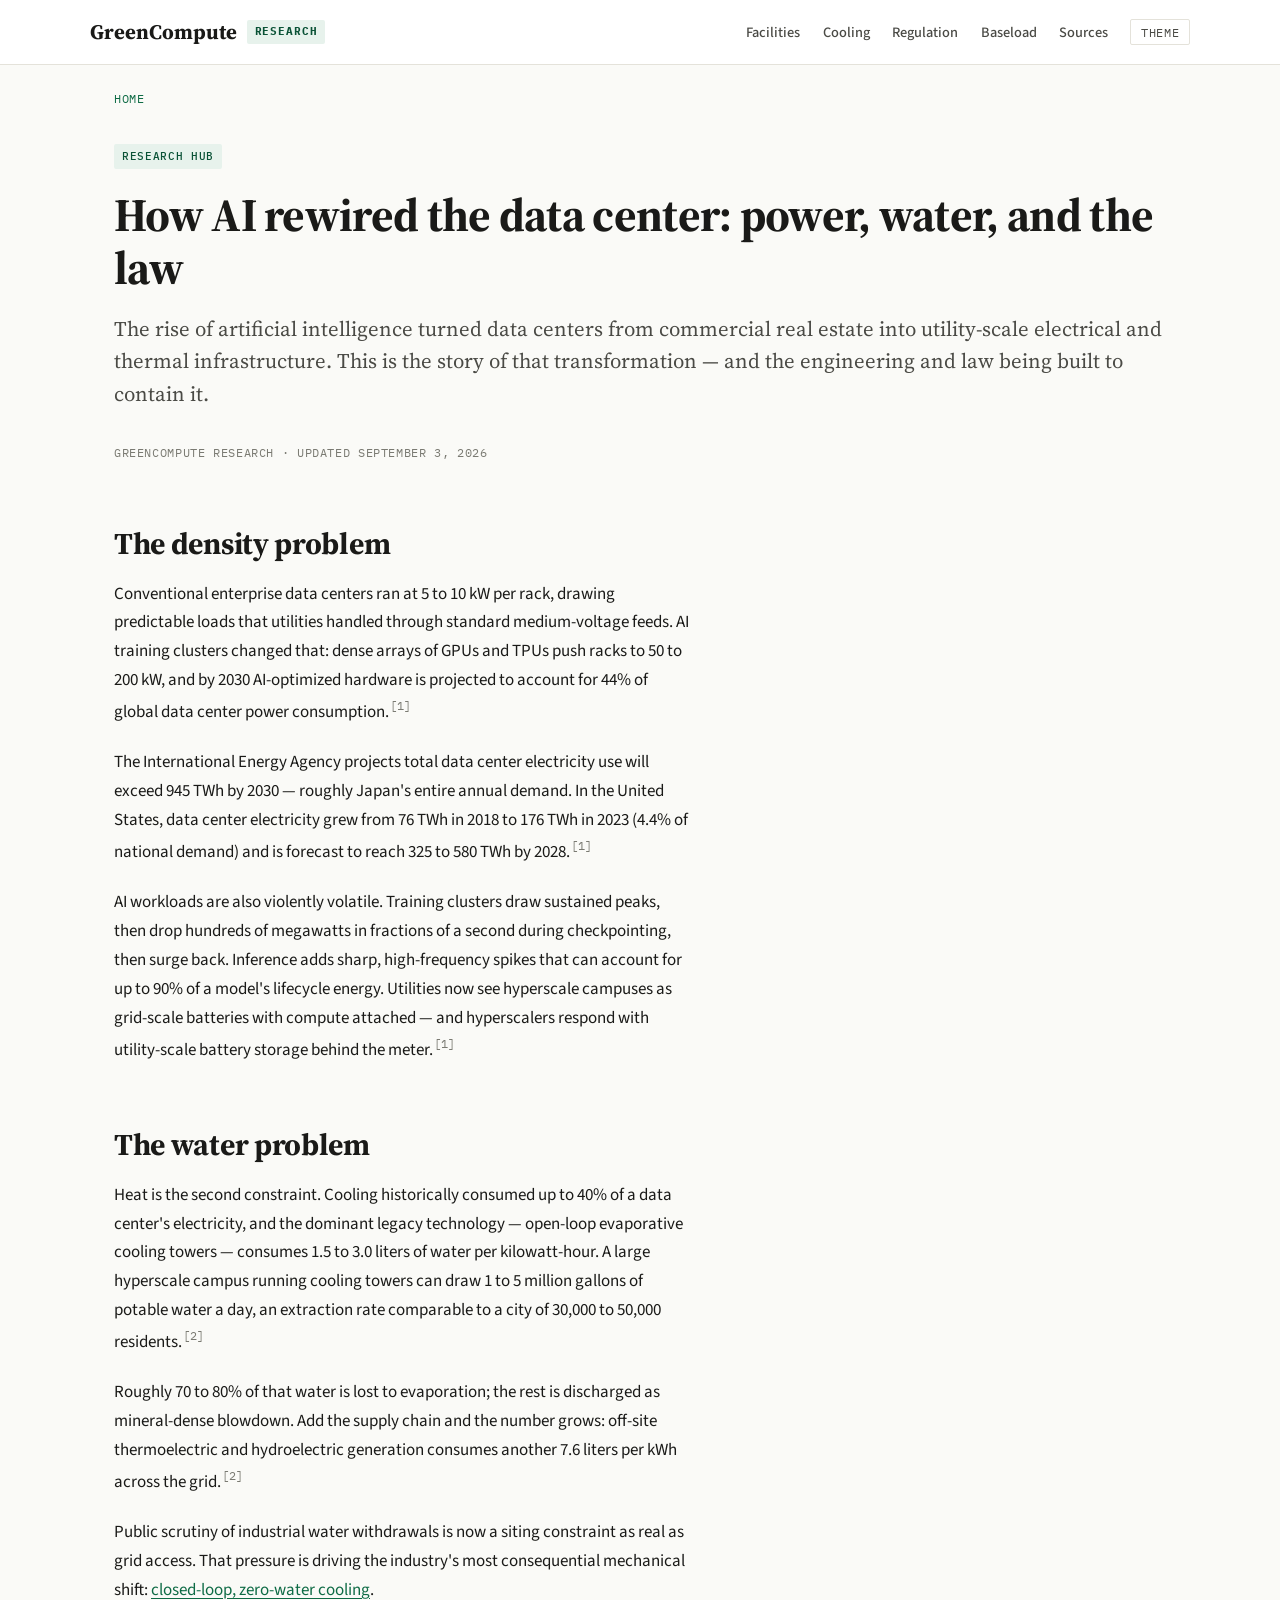
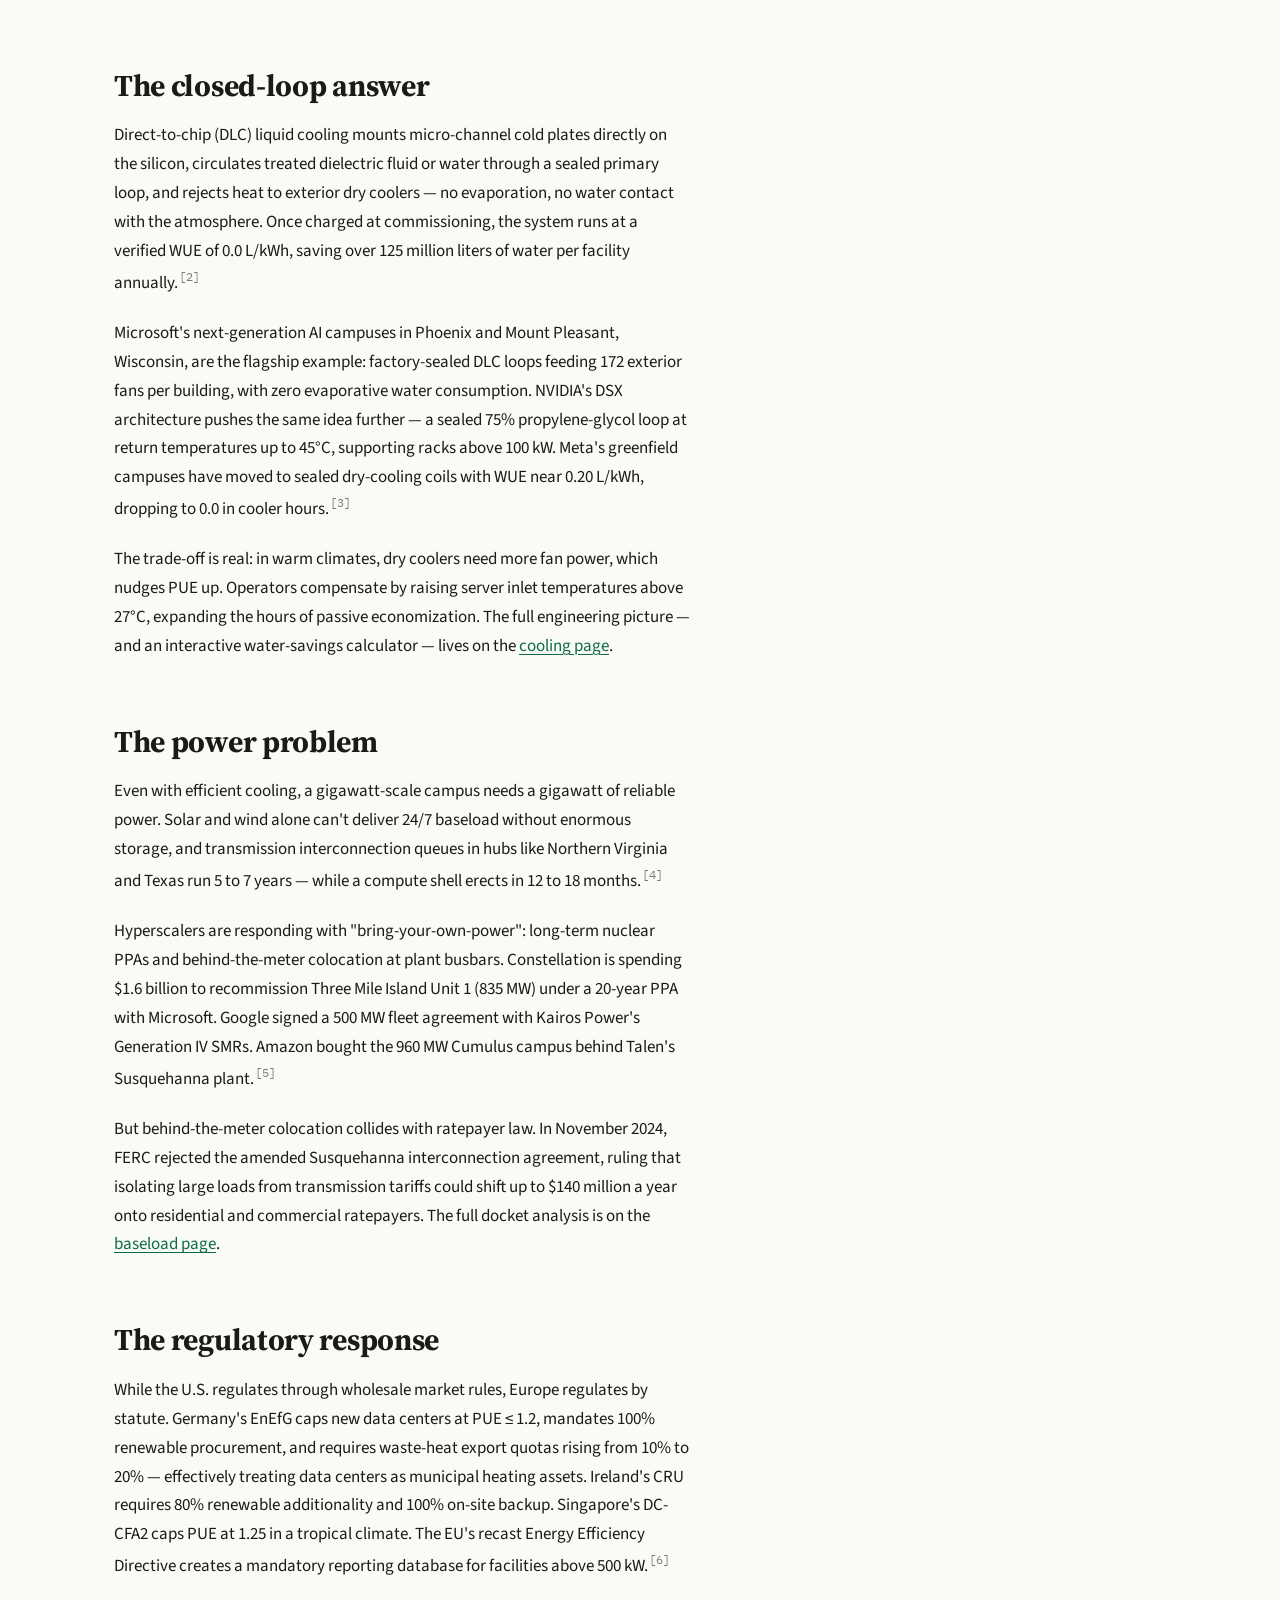
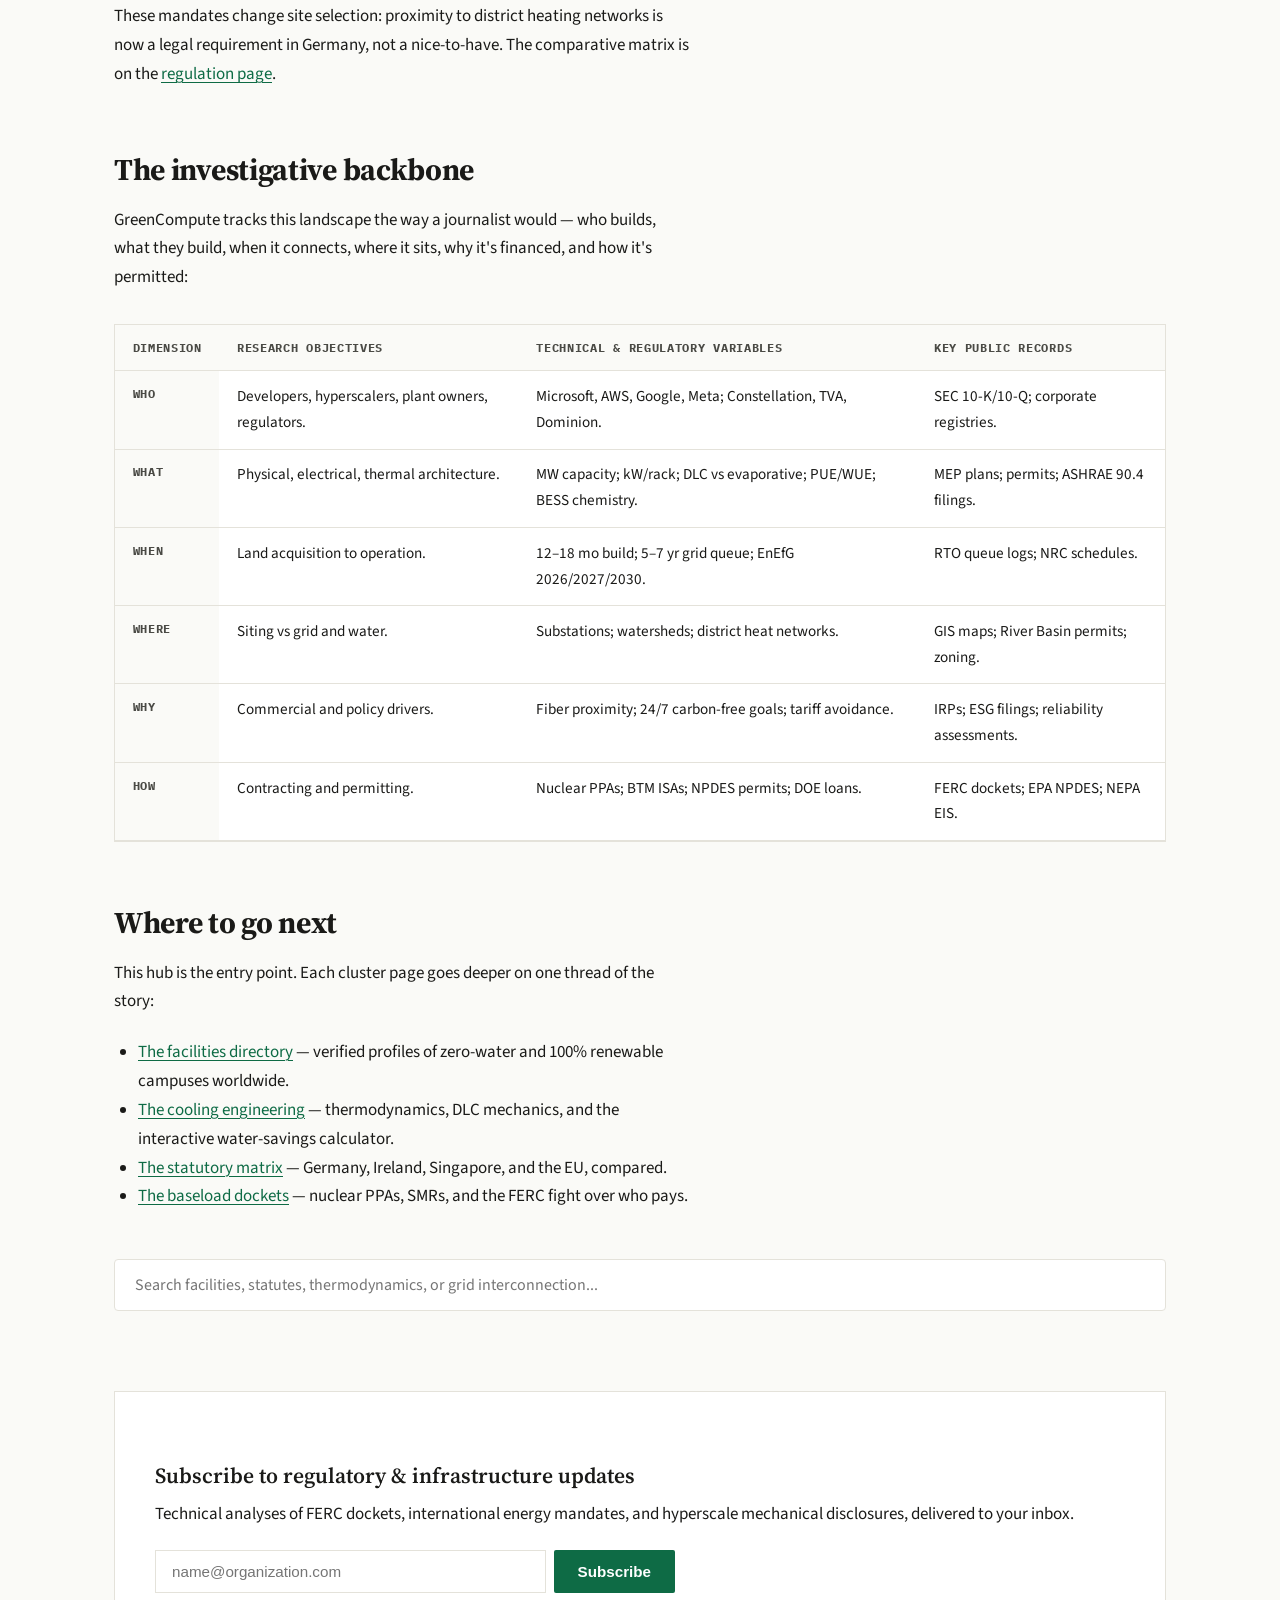
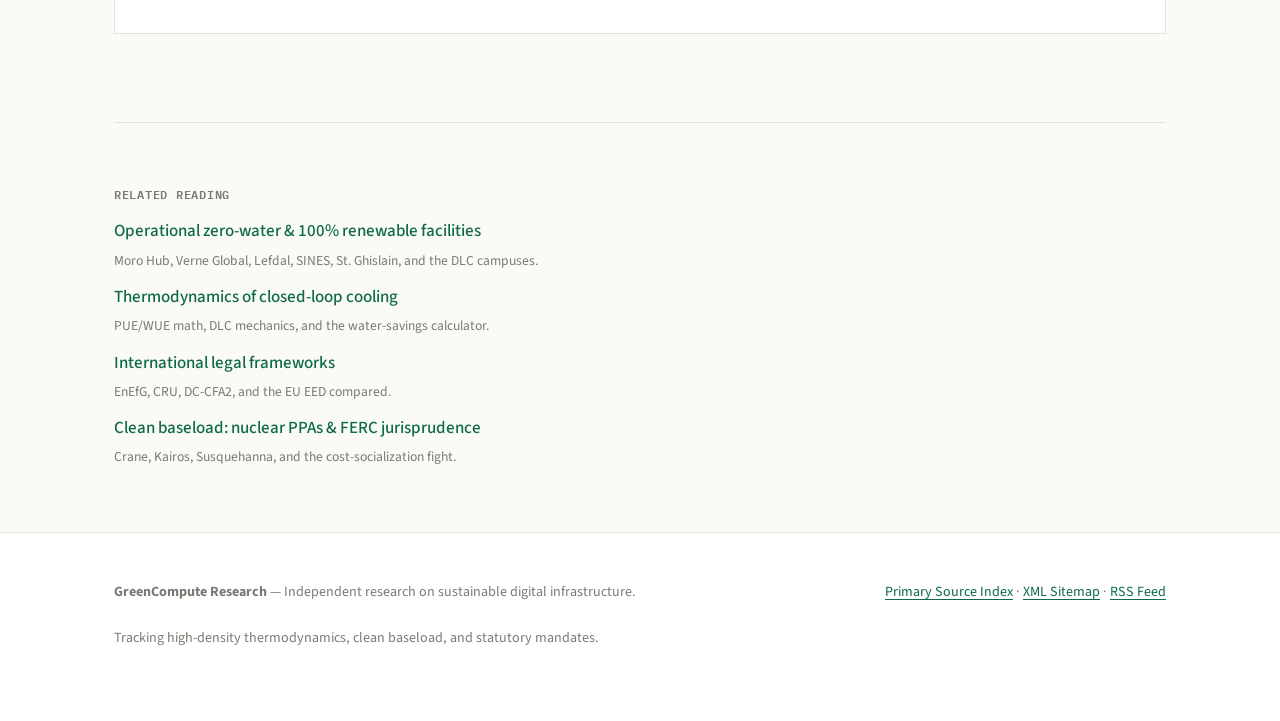
<file: site/index.html>
<!DOCTYPE html>
<html lang="en">
<head>
  <meta charset="UTF-8">
  <meta name="viewport" content="width=device-width, initial-scale=1.0">
  <title>GreenCompute Research: How AI Rewired the Data Center</title>
  <meta name="description" content="Independent research on decarbonized digital infrastructure: zero-water direct-to-chip cooling, renewable and nuclear baseload PPAs, and the statutory codes reshaping where and how data centers are built.">
  <link rel="canonical" href="https://greencompute-site.travis-097.workers.dev/">
  <link rel="alternate" type="application/rss+xml" title="GreenCompute Research Feed" href="/feed.xml">
  <meta property="og:type" content="website">
  <meta property="og:title" content="GreenCompute Research: How AI Rewired the Data Center">
  <meta property="og:description" content="Independent research on decarbonized digital infrastructure: zero-water cooling, clean baseload, and the laws reshaping compute.">
  <meta property="og:url" content="https://greencompute-site.travis-097.workers.dev/">
  <meta name="twitter:card" content="summary">
  <link rel="stylesheet" href="styles.css">
  <link rel="icon" href="/favicon.svg" type="image/svg+xml">
  <link rel="preconnect" href="https://fonts.googleapis.com">
  <link rel="preconnect" href="https://fonts.gstatic.com" crossorigin>
  <link href="https://fonts.googleapis.com/css2?family=Source+Serif+4:opsz,wght@8..60,400;8..60,600;8..60,700&family=Source+Sans+3:wght@400;500;600&family=IBM+Plex+Mono:wght@400;500&display=swap" rel="stylesheet">
  <script type="application/ld+json">
  {
    "@context": "https://schema.org",
    "@type": "WebSite",
    "name": "GreenCompute Research",
    "url": "https://greencompute-site.travis-097.workers.dev/",
    "description": "Independent research on decarbonized digital infrastructure: zero-water cooling, clean baseload, and statutory energy codes.",
    "publisher": { "@type": "Organization", "name": "GreenCompute Research" }
  }
  </script>
  <script type="application/ld+json">
  {
    "@context": "https://schema.org",
    "@type": "TechArticle",
    "headline": "How AI Rewired the Data Center: Power, Water, and the Law",
    "datePublished": "2026-09-02",
    "dateModified": "2026-09-03",
    "description": "Independent research on decarbonized digital infrastructure: zero-water cooling, renewable baseload, and statutory energy codes.",
    "mainEntityOfPage": "https://greencompute-site.travis-097.workers.dev/",
    "publisher": { "@type": "Organization", "name": "GreenCompute Research" }
  }
  </script>
  <script>
    (function(){
      const t = localStorage.getItem('theme') || (window.matchMedia('(prefers-color-scheme: dark)').matches ? 'dark' : 'light');
      document.documentElement.setAttribute('data-theme', t);
    })();
  </script>
</head>
<body>

  <header class="masthead">
    <div class="container masthead-inner">
      <a href="/" class="brand">GreenCompute <span class="brand-tag">Research</span></a>
      <nav class="main-nav">
        <ul>
          <li><a href="/facilities">Facilities</a></li>
          <li><a href="/cooling-tech">Cooling</a></li>
          <li><a href="/regulations">Regulation</a></li>
          <li><a href="/baseload-nuclear">Baseload</a></li>
          <li><a href="/sources">Sources</a></li>
          <li><button class="theme-toggle-btn" id="theme-btn" aria-label="Toggle Theme">Theme</button></li>
        </ul>
      </nav>
    </div>
  </header>

  <main class="container">
    <nav class="breadcrumbs" aria-label="Breadcrumb"><a href="/">Home</a></nav>

    <section style="margin-top: 2rem;">
      <span class="badge badge-green">Research Hub</span>
      <h1>How AI rewired the data center: power, water, and the law</h1>
      <p class="lead">The rise of artificial intelligence turned data centers from commercial real estate into utility-scale electrical and thermal infrastructure. This is the story of that transformation — and the engineering and law being built to contain it.</p>
      <p class="byline">GreenCompute Research · Updated <time datetime="2026-09-03">September 3, 2026</time></p>
    </section>

    <div class="prose">
      <h2>The density problem</h2>
      <p>Conventional enterprise data centers ran at 5 to 10 kW per rack, drawing predictable loads that utilities handled through standard medium-voltage feeds. AI training clusters changed that: dense arrays of GPUs and TPUs push racks to 50 to 200 kW, and by 2030 AI-optimized hardware is projected to account for 44% of global data center power consumption.<a class="cite" href="/sources#iea">[1]</a></p>
      <p>The International Energy Agency projects total data center electricity use will exceed 945 TWh by 2030 — roughly Japan's entire annual demand. In the United States, data center electricity grew from 76 TWh in 2018 to 176 TWh in 2023 (4.4% of national demand) and is forecast to reach 325 to 580 TWh by 2028.<a class="cite" href="/sources#iea">[1]</a></p>
      <p>AI workloads are also violently volatile. Training clusters draw sustained peaks, then drop hundreds of megawatts in fractions of a second during checkpointing, then surge back. Inference adds sharp, high-frequency spikes that can account for up to 90% of a model's lifecycle energy. Utilities now see hyperscale campuses as grid-scale batteries with compute attached — and hyperscalers respond with utility-scale battery storage behind the meter.<a class="cite" href="/sources#iea">[1]</a></p>

      <h2>The water problem</h2>
      <p>Heat is the second constraint. Cooling historically consumed up to 40% of a data center's electricity, and the dominant legacy technology — open-loop evaporative cooling towers — consumes 1.5 to 3.0 liters of water per kilowatt-hour. A large hyperscale campus running cooling towers can draw 1 to 5 million gallons of potable water a day, an extraction rate comparable to a city of 30,000 to 50,000 residents.<a class="cite" href="/sources#ashrae">[2]</a></p>
      <p>Roughly 70 to 80% of that water is lost to evaporation; the rest is discharged as mineral-dense blowdown. Add the supply chain and the number grows: off-site thermoelectric and hydroelectric generation consumes another 7.6 liters per kWh across the grid.<a class="cite" href="/sources#ashrae">[2]</a></p>
      <p>Public scrutiny of industrial water withdrawals is now a siting constraint as real as grid access. That pressure is driving the industry's most consequential mechanical shift: <a href="/cooling-tech">closed-loop, zero-water cooling</a>.</p>

      <h2>The closed-loop answer</h2>
      <p>Direct-to-chip (DLC) liquid cooling mounts micro-channel cold plates directly on the silicon, circulates treated dielectric fluid or water through a sealed primary loop, and rejects heat to exterior dry coolers — no evaporation, no water contact with the atmosphere. Once charged at commissioning, the system runs at a verified WUE of 0.0 L/kWh, saving over 125 million liters of water per facility annually.<a class="cite" href="/sources#ashrae">[2]</a></p>
      <p>Microsoft's next-generation AI campuses in Phoenix and Mount Pleasant, Wisconsin, are the flagship example: factory-sealed DLC loops feeding 172 exterior fans per building, with zero evaporative water consumption. NVIDIA's DSX architecture pushes the same idea further — a sealed 75% propylene-glycol loop at return temperatures up to 45°C, supporting racks above 100 kW. Meta's greenfield campuses have moved to sealed dry-cooling coils with WUE near 0.20 L/kWh, dropping to 0.0 in cooler hours.<a class="cite" href="/sources#microsoft-dlc">[3]</a></p>
      <p>The trade-off is real: in warm climates, dry coolers need more fan power, which nudges PUE up. Operators compensate by raising server inlet temperatures above 27°C, expanding the hours of passive economization. The full engineering picture — and an interactive water-savings calculator — lives on the <a href="/cooling-tech">cooling page</a>.</p>

      <h2>The power problem</h2>
      <p>Even with efficient cooling, a gigawatt-scale campus needs a gigawatt of reliable power. Solar and wind alone can't deliver 24/7 baseload without enormous storage, and transmission interconnection queues in hubs like Northern Virginia and Texas run 5 to 7 years — while a compute shell erects in 12 to 18 months.<a class="cite" href="/sources#ferc-susquehanna">[4]</a></p>
      <p>Hyperscalers are responding with "bring-your-own-power": long-term nuclear PPAs and behind-the-meter colocation at plant busbars. Constellation is spending $1.6 billion to recommission Three Mile Island Unit 1 (835 MW) under a 20-year PPA with Microsoft. Google signed a 500 MW fleet agreement with Kairos Power's Generation IV SMRs. Amazon bought the 960 MW Cumulus campus behind Talen's Susquehanna plant.<a class="cite" href="/sources#crane">[5]</a></p>
      <p>But behind-the-meter colocation collides with ratepayer law. In November 2024, FERC rejected the amended Susquehanna interconnection agreement, ruling that isolating large loads from transmission tariffs could shift up to $140 million a year onto residential and commercial ratepayers. The full docket analysis is on the <a href="/baseload-nuclear">baseload page</a>.</p>

      <h2>The regulatory response</h2>
      <p>While the U.S. regulates through wholesale market rules, Europe regulates by statute. Germany's EnEfG caps new data centers at PUE ≤ 1.2, mandates 100% renewable procurement, and requires waste-heat export quotas rising from 10% to 20% — effectively treating data centers as municipal heating assets. Ireland's CRU requires 80% renewable additionality and 100% on-site backup. Singapore's DC-CFA2 caps PUE at 1.25 in a tropical climate. The EU's recast Energy Efficiency Directive creates a mandatory reporting database for facilities above 500 kW.<a class="cite" href="/sources#enefg">[6]</a></p>
      <p>These mandates change site selection: proximity to district heating networks is now a legal requirement in Germany, not a nice-to-have. The comparative matrix is on the <a href="/regulations">regulation page</a>.</p>

      <h2>The investigative backbone</h2>
      <p>GreenCompute tracks this landscape the way a journalist would — who builds, what they build, when it connects, where it sits, why it's financed, and how it's permitted:</p>
    </div>

    <div class="table-wrap">
      <table>
        <thead>
          <tr>
            <th scope="col">Dimension</th>
            <th scope="col">Research Objectives</th>
            <th scope="col">Technical &amp; Regulatory Variables</th>
            <th scope="col">Key Public Records</th>
          </tr>
        </thead>
        <tbody>
          <tr>
            <th scope="row"><strong>Who</strong></th>
            <td>Developers, hyperscalers, plant owners, regulators.</td>
            <td>Microsoft, AWS, Google, Meta; Constellation, TVA, Dominion.</td>
            <td>SEC 10-K/10-Q; corporate registries.</td>
          </tr>
          <tr>
            <th scope="row"><strong>What</strong></th>
            <td>Physical, electrical, thermal architecture.</td>
            <td>MW capacity; kW/rack; DLC vs evaporative; PUE/WUE; BESS chemistry.</td>
            <td>MEP plans; permits; ASHRAE 90.4 filings.</td>
          </tr>
          <tr>
            <th scope="row"><strong>When</strong></th>
            <td>Land acquisition to operation.</td>
            <td>12–18 mo build; 5–7 yr grid queue; EnEfG 2026/2027/2030.</td>
            <td>RTO queue logs; NRC schedules.</td>
          </tr>
          <tr>
            <th scope="row"><strong>Where</strong></th>
            <td>Siting vs grid and water.</td>
            <td>Substations; watersheds; district heat networks.</td>
            <td>GIS maps; River Basin permits; zoning.</td>
          </tr>
          <tr>
            <th scope="row"><strong>Why</strong></th>
            <td>Commercial and policy drivers.</td>
            <td>Fiber proximity; 24/7 carbon-free goals; tariff avoidance.</td>
            <td>IRPs; ESG filings; reliability assessments.</td>
          </tr>
          <tr>
            <th scope="row"><strong>How</strong></th>
            <td>Contracting and permitting.</td>
            <td>Nuclear PPAs; BTM ISAs; NPDES permits; DOE loans.</td>
            <td>FERC dockets; EPA NPDES; NEPA EIS.</td>
          </tr>
        </tbody>
      </table>
    </div>

    <div class="prose">
      <h2>Where to go next</h2>
      <p>This hub is the entry point. Each cluster page goes deeper on one thread of the story:</p>
      <ul style="margin-left: 1.5rem; margin-bottom: 1.5rem;">
        <li><a href="/facilities">The facilities directory</a> — verified profiles of zero-water and 100% renewable campuses worldwide.</li>
        <li><a href="/cooling-tech">The cooling engineering</a> — thermodynamics, DLC mechanics, and the interactive water-savings calculator.</li>
        <li><a href="/regulations">The statutory matrix</a> — Germany, Ireland, Singapore, and the EU, compared.</li>
        <li><a href="/baseload-nuclear">The baseload dockets</a> — nuclear PPAs, SMRs, and the FERC fight over who pays.</li>
      </ul>
    </div>

    <input type="search" id="quick-search" class="search-input" placeholder="Search facilities, statutes, thermodynamics, or grid interconnection...">

    <section class="signup-box">
      <h3>Subscribe to regulatory &amp; infrastructure updates</h3>
      <p>Technical analyses of FERC dockets, international energy mandates, and hyperscale mechanical disclosures, delivered to your inbox.</p>
      <form id="newsletter-form" class="signup-flex">
        <input type="hidden" name="source" value="index_hero">
        <input type="email" id="subscriber-email" class="signup-input" placeholder="name@organization.com" required>
        <button type="submit" id="subscribe-btn" class="signup-btn">Subscribe</button>
      </form>
      <p id="form-msg" style="display: none; margin-top: 0.75rem; font-family: var(--font-mono); font-size: 0.85rem;"></p>
    </section>

    <nav class="related" aria-label="Related reading">
      <h3>Related reading</h3>
      <ul>
        <li><a href="/facilities">Operational zero-water &amp; 100% renewable facilities</a><span class="related-desc">Moro Hub, Verne Global, Lefdal, SINES, St. Ghislain, and the DLC campuses.</span></li>
        <li><a href="/cooling-tech">Thermodynamics of closed-loop cooling</a><span class="related-desc">PUE/WUE math, DLC mechanics, and the water-savings calculator.</span></li>
        <li><a href="/regulations">International legal frameworks</a><span class="related-desc">EnEfG, CRU, DC-CFA2, and the EU EED compared.</span></li>
        <li><a href="/baseload-nuclear">Clean baseload: nuclear PPAs &amp; FERC jurisprudence</a><span class="related-desc">Crane, Kairos, Susquehanna, and the cost-socialization fight.</span></li>
      </ul>
    </nav>
  </main>

  <footer class="mastfoot">
    <div class="container" style="display: flex; justify-content: space-between; flex-wrap: wrap; gap: 2rem;">
      <div>
        <p><strong>GreenCompute Research</strong> — Independent research on sustainable digital infrastructure.</p>
        <p>Tracking high-density thermodynamics, clean baseload, and statutory mandates.</p>
      </div>
      <div>
        <p><a href="/sources">Primary Source Index</a> · <a href="/sitemap.xml">XML Sitemap</a> · <a href="/feed.xml">RSS Feed</a></p>
      </div>
    </div>
  </footer>

  <script>
    // Theme Engine
    const themeBtn = document.getElementById('theme-btn');
    themeBtn.addEventListener('click', () => {
      const nextTheme = document.documentElement.getAttribute('data-theme') === 'dark' ? 'light' : 'dark';
      document.documentElement.setAttribute('data-theme', nextTheme);
      localStorage.setItem('theme', nextTheme);
    });

    // Realtime Search (filters the "where to go next" list + related links)
    document.getElementById('quick-search').addEventListener('input', (e) => {
      const q = e.target.value.toLowerCase();
      document.querySelectorAll('.related li, .prose li').forEach(li => {
        li.style.display = li.innerText.toLowerCase().includes(q) ? '' : 'none';
      });
    });

    // Form Submitter
    const form = document.getElementById('newsletter-form');
    const msgEl = document.getElementById('form-msg');
    const btn = document.getElementById('subscribe-btn');

    form.addEventListener('submit', async (e) => {
      e.preventDefault();
      btn.disabled = true;
      btn.innerText = 'Submitting...';
      msgEl.style.display = 'none';

      try {
        const res = await fetch('/api/subscribe', {
          method: 'POST',
          headers: { 'Content-Type': 'application/json' },
          body: JSON.stringify({ email: document.getElementById('subscriber-email').value, source: 'index' })
        });
        const data = await res.json();
        msgEl.style.display = 'block';
        msgEl.style.color = data.success ? 'var(--accent)' : 'var(--danger)';
        msgEl.innerText = data.message;
        if (data.success) form.reset();
      } catch (err) {
        msgEl.style.display = 'block';
        msgEl.style.color = 'var(--danger)';
        msgEl.innerText = 'Network error communicating with Cloudflare edge worker.';
      } finally {
        btn.disabled = false;
        btn.innerText = 'Subscribe';
      }
    });
  </script>
</body>
</html>
</file>
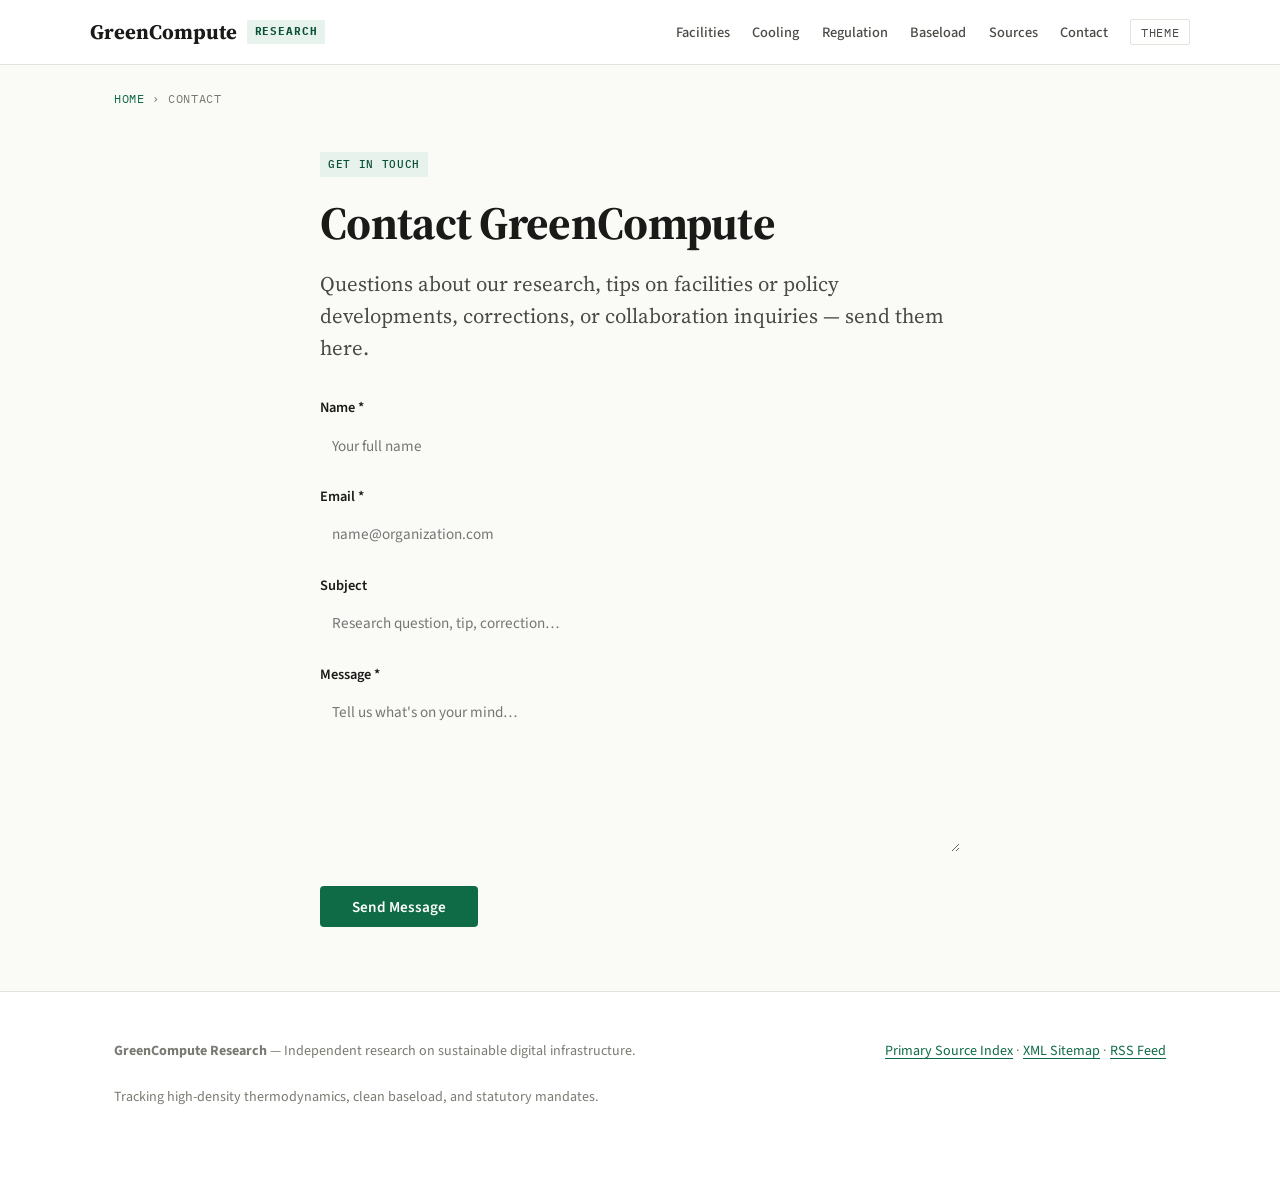
<file: site/contact.html>
<!DOCTYPE html>
<html lang="en">
<head>
  <meta charset="UTF-8">
  <meta name="viewport" content="width=device-width, initial-scale=1.0">
  <title>Contact — GreenCompute Research</title>
  <meta name="description" content="Get in touch with the GreenCompute Research team — questions, tips, corrections, or collaboration inquiries.">
  <link rel="canonical" href="https://greencompute-site.travis-097.workers.dev/contact">
  <link rel="stylesheet" href="styles.css">
  <link rel="icon" href="/favicon.svg" type="image/svg+xml">
  <link rel="preconnect" href="https://fonts.googleapis.com">
  <link rel="preconnect" href="https://fonts.gstatic.com" crossorigin>
  <link href="https://fonts.googleapis.com/css2?family=Source+Serif+4:opsz,wght@8..60,400;8..60,600;8..60,700&family=Source+Sans+3:wght@400;500;600&family=IBM+Plex+Mono:wght@400;500&display=swap" rel="stylesheet">
  <script>
    (function(){
      const t = localStorage.getItem('theme') || (window.matchMedia('(prefers-color-scheme: dark)').matches ? 'dark' : 'light');
      document.documentElement.setAttribute('data-theme', t);
    })();
  </script>
  <style>
    .contact-wrap {
      max-width: 640px;
      margin: 2.5rem auto;
    }
    .contact-form label {
      display: block;
      font-family: var(--font-sans);
      font-weight: 600;
      font-size: 0.9rem;
      margin-top: 1.25rem;
      margin-bottom: 0.3rem;
      color: var(--foreground);
    }
    .contact-form input[type="text"],
    .contact-form input[type="email"],
    .contact-form textarea {
      width: 100%;
      box-sizing: border-box;
      padding: 0.55rem 0.75rem;
      border: 1px solid var(--border);
      border-radius: 4px;
      background: var(--card);
      color: var(--foreground);
      font-family: var(--font-sans);
      font-size: 0.95rem;
      transition: border-color 0.15s;
    }
    .contact-form input[type="text"]:focus,
    .contact-form input[type="email"]:focus,
    .contact-form textarea:focus {
      outline: none;
      border-color: var(--accent);
    }
    .contact-form textarea {
      min-height: 160px;
      resize: vertical;
    }
    .contact-form .submit-btn {
      margin-top: 1.5rem;
      padding: 0.6rem 2rem;
      background: var(--accent);
      color: #fff;
      border: none;
      border-radius: 4px;
      font-family: var(--font-sans);
      font-size: 0.95rem;
      font-weight: 600;
      cursor: pointer;
      transition: opacity 0.15s;
    }
    .contact-form .submit-btn:disabled {
      opacity: 0.6;
      cursor: not-allowed;
    }
    .contact-status {
      display: none;
      margin-top: 1rem;
      font-family: var(--font-mono);
      font-size: 0.85rem;
    }
    /* Honeypot — completely invisible to humans */
    .contact-form .hp-field {
      display: none !important;
    }
  </style>
</head>
<body>

  <header class="masthead">
    <div class="container masthead-inner">
      <a href="/" class="brand">GreenCompute <span class="brand-tag">Research</span></a>
      <nav class="main-nav">
        <ul>
          <li><a href="/facilities">Facilities</a></li>
          <li><a href="/cooling-tech">Cooling</a></li>
          <li><a href="/regulations">Regulation</a></li>
          <li><a href="/baseload-nuclear">Baseload</a></li>
          <li><a href="/sources">Sources</a></li>
          <li><a href="/contact" aria-current="page">Contact</a></li>
          <li><button class="theme-toggle-btn" id="theme-btn" aria-label="Toggle Theme">Theme</button></li>
        </ul>
      </nav>
    </div>
  </header>

  <main class="container">
    <nav class="breadcrumbs" aria-label="Breadcrumb">
      <a href="/">Home</a> › <span>Contact</span>
    </nav>

    <div class="contact-wrap">
      <span class="badge badge-green">Get in Touch</span>
      <h1>Contact GreenCompute</h1>
      <p class="lead">Questions about our research, tips on facilities or policy developments, corrections, or collaboration inquiries — send them here.</p>

      <form id="contact-form" class="contact-form" novalidate>
        <!-- Honeypot: hidden from real users, filled by bots -->
        <div class="hp-field" aria-hidden="true">
          <label for="website">Website</label>
          <input type="text" id="website" name="website" tabindex="-1" autocomplete="off">
        </div>

        <label for="contact-name">Name <span aria-hidden="true">*</span></label>
        <input type="text" id="contact-name" name="name" required placeholder="Your full name" autocomplete="name">

        <label for="contact-email">Email <span aria-hidden="true">*</span></label>
        <input type="email" id="contact-email" name="email" required placeholder="name@organization.com" autocomplete="email">

        <label for="contact-subject">Subject</label>
        <input type="text" id="contact-subject" name="subject" placeholder="Research question, tip, correction…">

        <label for="contact-message">Message <span aria-hidden="true">*</span></label>
        <textarea id="contact-message" name="message" required placeholder="Tell us what's on your mind…"></textarea>

        <button type="submit" id="contact-submit" class="submit-btn">Send Message</button>
      </form>

      <p id="contact-status" class="contact-status"></p>
    </div>
  </main>

  <footer class="mastfoot">
    <div class="container" style="display: flex; justify-content: space-between; flex-wrap: wrap; gap: 2rem;">
      <div>
        <p><strong>GreenCompute Research</strong> — Independent research on sustainable digital infrastructure.</p>
        <p>Tracking high-density thermodynamics, clean baseload, and statutory mandates.</p>
      </div>
      <div>
        <p><a href="/sources">Primary Source Index</a> · <a href="/sitemap.xml">XML Sitemap</a> · <a href="/feed.xml">RSS Feed</a></p>
      </div>
    </div>
  </footer>

  <script>
    // Theme Engine
    const themeBtn = document.getElementById('theme-btn');
    themeBtn.addEventListener('click', () => {
      const nextTheme = document.documentElement.getAttribute('data-theme') === 'dark' ? 'light' : 'dark';
      document.documentElement.setAttribute('data-theme', nextTheme);
      localStorage.setItem('theme', nextTheme);
    });

    // Contact Form Submitter
    const form   = document.getElementById('contact-form');
    const status = document.getElementById('contact-status');
    const btn    = document.getElementById('contact-submit');

    form.addEventListener('submit', async (e) => {
      e.preventDefault();
      btn.disabled   = true;
      btn.innerText  = 'Sending…';
      status.style.display = 'none';

      const payload = {
        name:    document.getElementById('contact-name').value.trim(),
        email:   document.getElementById('contact-email').value.trim(),
        subject: document.getElementById('contact-subject').value.trim(),
        message: document.getElementById('contact-message').value.trim(),
        website: document.getElementById('website').value, // honeypot
        source_url: window.location.href,
      };

      try {
        const res  = await fetch('/api/contact', {
          method:  'POST',
          headers: { 'Content-Type': 'application/json' },
          body:    JSON.stringify(payload),
        });
        const data = await res.json();
        status.style.display = 'block';
        status.style.color   = data.success ? 'var(--accent)' : 'var(--danger, #c0392b)';
        status.innerText     = data.message;
        if (data.success) form.reset();
      } catch (err) {
        status.style.display = 'block';
        status.style.color   = 'var(--danger, #c0392b)';
        status.innerText     = 'Network error — please try again.';
      } finally {
        btn.disabled  = false;
        btn.innerText = 'Send Message';
      }
    });
  </script>
</body>
</html>
</file>
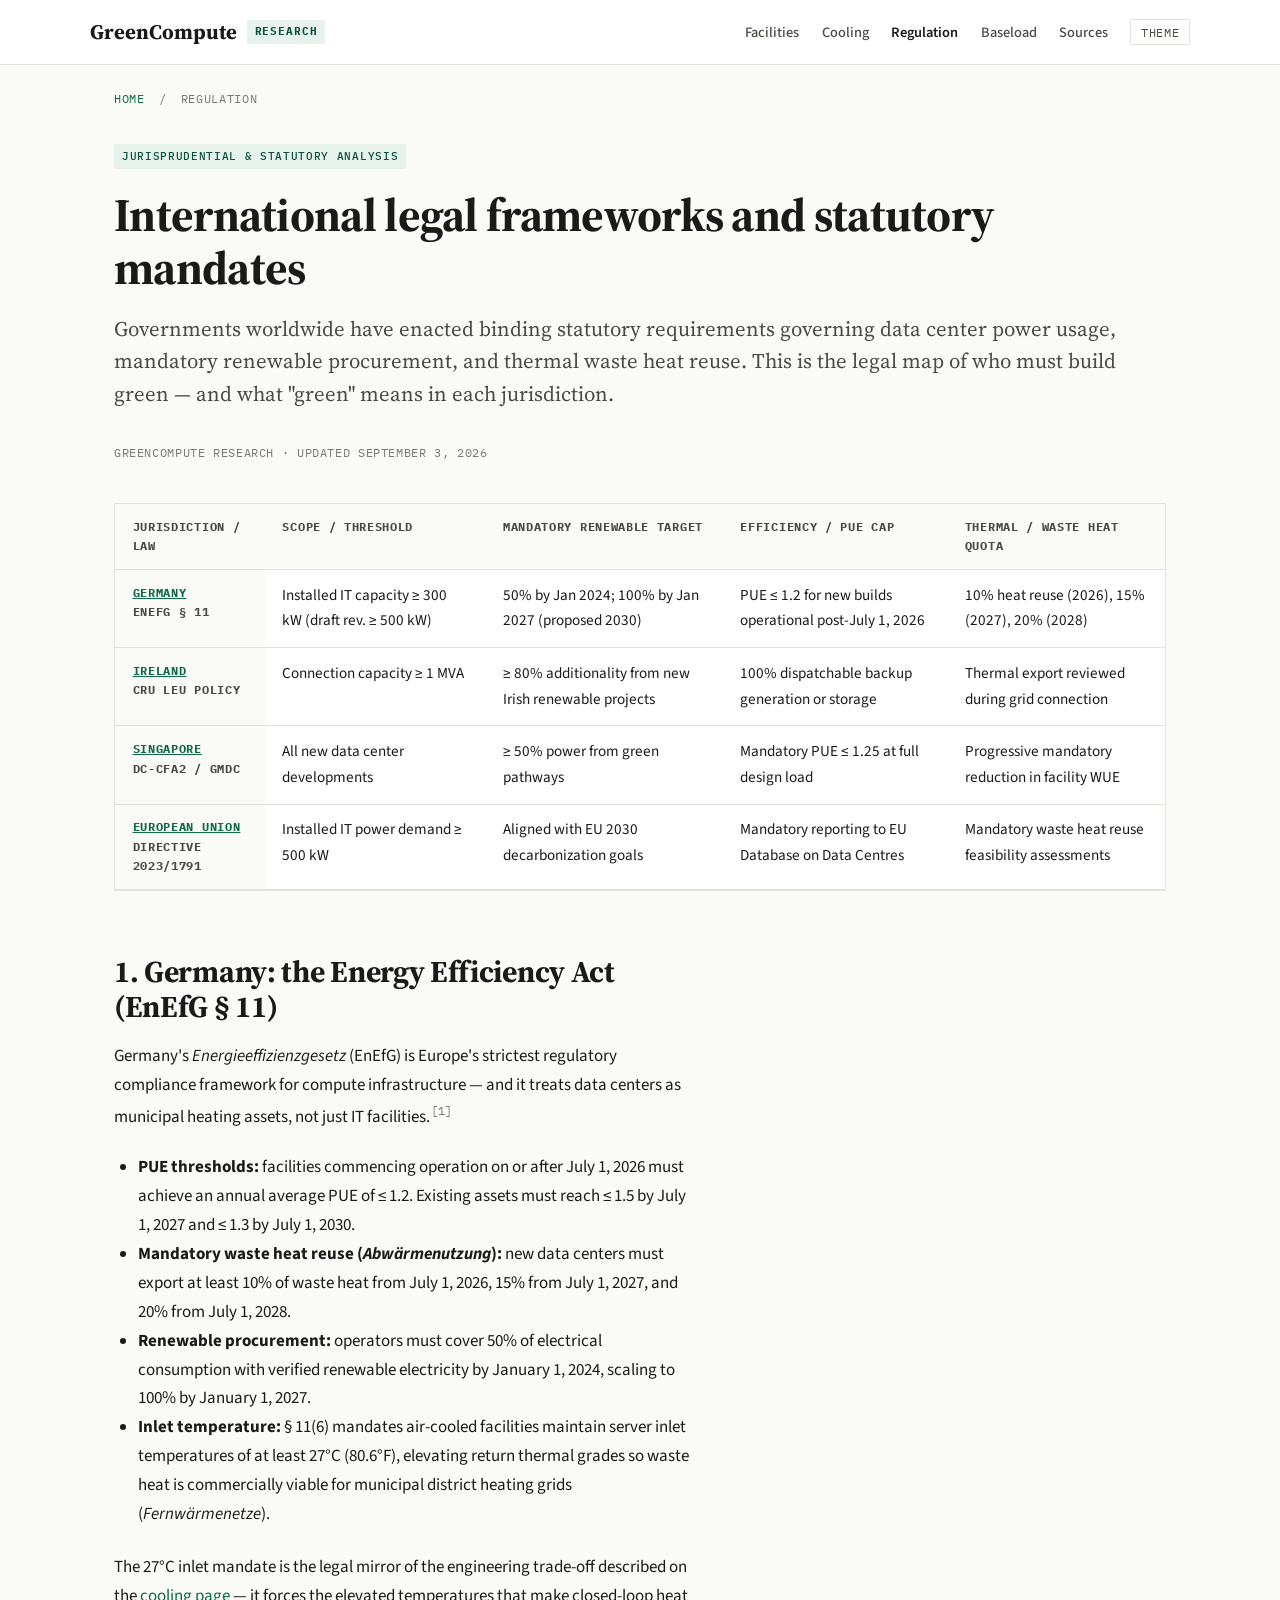
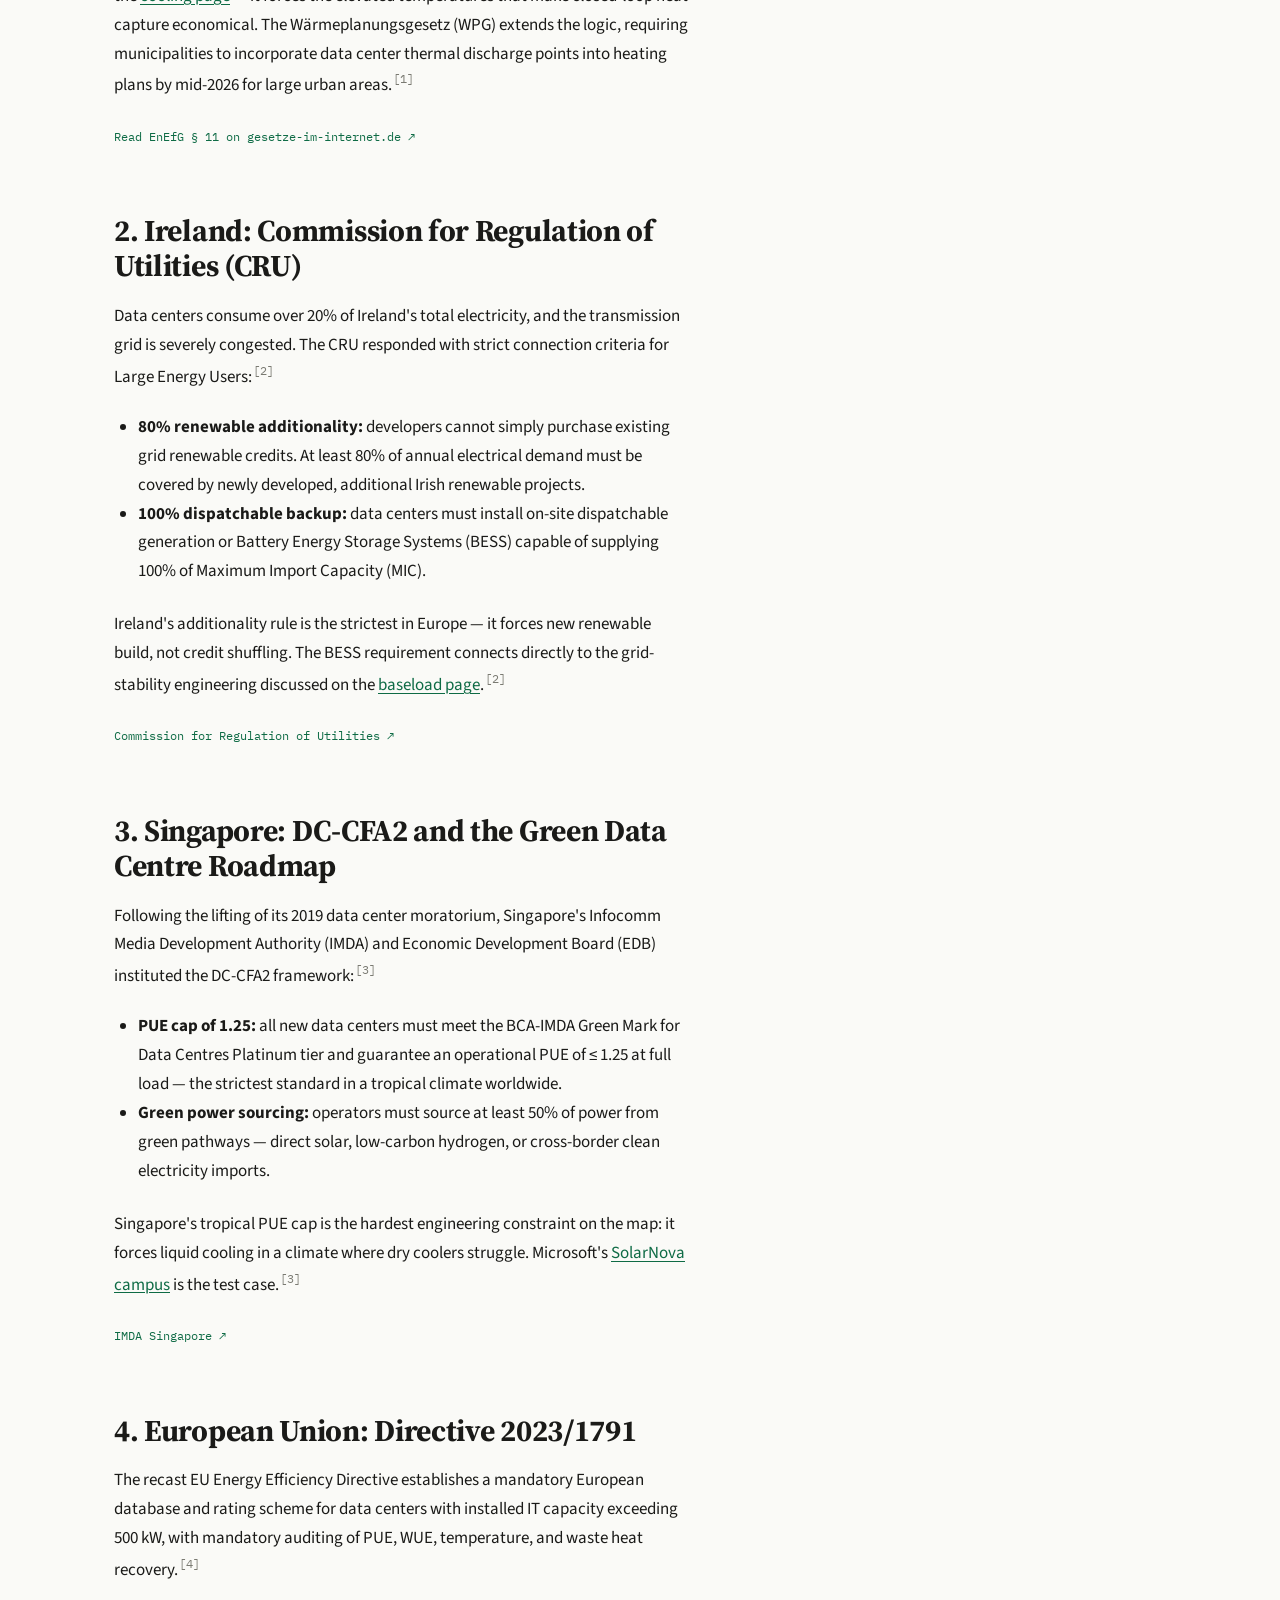
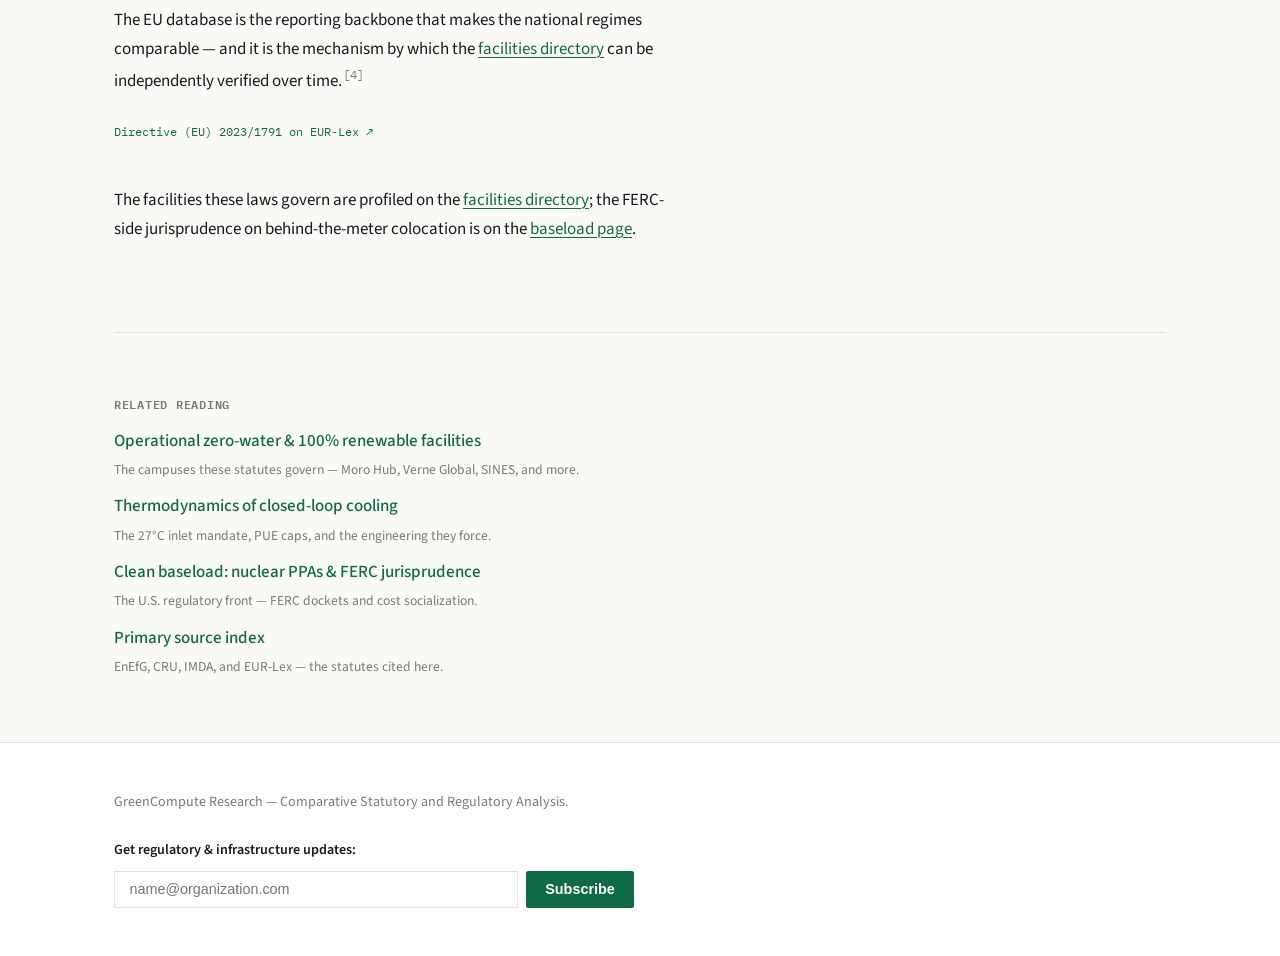
<file: site/regulations.html>
<!DOCTYPE html>
<html lang="en">
<head>
  <meta charset="UTF-8">
  <meta name="viewport" content="width=device-width, initial-scale=1.0">
  <title>International Legal Frameworks &amp; Government Mandates | GreenCompute</title>
  <meta name="description" content="Comparative legal analysis of statutory energy efficiency and renewable mandates: Germany EnEfG, Singapore DC-CFA2, Ireland CRU, and EU EED.">
  <link rel="canonical" href="https://greencompute-site.travis-097.workers.dev/regulations">
  <link rel="alternate" type="application/rss+xml" title="GreenCompute Research Feed" href="/feed.xml">
  <meta property="og:type" content="article">
  <meta property="og:title" content="International Legal Frameworks &amp; Government Mandates | GreenCompute">
  <meta property="og:description" content="Comparative legal analysis of statutory energy efficiency and renewable mandates: Germany EnEfG, Singapore DC-CFA2, Ireland CRU, and EU EED.">
  <meta property="og:url" content="https://greencompute-site.travis-097.workers.dev/regulations">
  <meta name="twitter:card" content="summary">
  <link rel="stylesheet" href="styles.css">
  <link rel="icon" href="/favicon.svg" type="image/svg+xml">
  <link rel="preconnect" href="https://fonts.googleapis.com">
  <link rel="preconnect" href="https://fonts.gstatic.com" crossorigin>
  <link href="https://fonts.googleapis.com/css2?family=Source+Serif+4:opsz,wght@8..60,400;8..60,600;8..60,700&family=Source+Sans+3:wght@400;500;600&family=IBM+Plex+Mono:wght@400;500&display=swap" rel="stylesheet">
  <script type="application/ld+json">
  {
    "@context": "https://schema.org",
    "@type": "TechArticle",
    "headline": "International Legal Frameworks &amp; Government Mandates",
    "datePublished": "2026-09-02",
    "dateModified": "2026-09-03",
    "description": "Comparative legal analysis of statutory energy efficiency and renewable mandates: Germany EnEfG, Singapore DC-CFA2, Ireland CRU, and EU EED.",
    "mainEntityOfPage": "https://greencompute-site.travis-097.workers.dev/regulations",
    "publisher": { "@type": "Organization", "name": "GreenCompute Research" }
  }
  </script>
  <script>
    (function(){
      const t = localStorage.getItem('theme') || (window.matchMedia('(prefers-color-scheme: dark)').matches ? 'dark' : 'light');
      document.documentElement.setAttribute('data-theme', t);
    })();
  </script>
</head>
<body>

  <header class="masthead">
    <div class="container masthead-inner">
      <a href="/" class="brand">GreenCompute <span class="brand-tag">Research</span></a>
      <nav class="main-nav">
        <ul>
          <li><a href="/facilities">Facilities</a></li>
          <li><a href="/cooling-tech">Cooling</a></li>
          <li><a href="/regulations" class="active">Regulation</a></li>
          <li><a href="/baseload-nuclear">Baseload</a></li>
          <li><a href="/sources">Sources</a></li>
          <li><button class="theme-toggle-btn" id="theme-btn" aria-label="Toggle Theme">Theme</button></li>
        </ul>
      </nav>
    </div>
  </header>

  <main class="container">
    <nav class="breadcrumbs" aria-label="Breadcrumb"><a href="/">Home</a> <span class="sep">/</span> Regulation</nav>

    <section style="margin-top: 2rem;">
      <span class="badge badge-green">Jurisprudential &amp; Statutory Analysis</span>
      <h1>International legal frameworks and statutory mandates</h1>
      <p class="lead">Governments worldwide have enacted binding statutory requirements governing data center power usage, mandatory renewable procurement, and thermal waste heat reuse. This is the legal map of who must build green — and what "green" means in each jurisdiction.</p>
      <p class="byline">GreenCompute Research · Updated <time datetime="2026-09-03">September 3, 2026</time></p>
    </section>

    <div class="table-wrap">
      <table>
        <thead>
          <tr>
            <th scope="col">Jurisdiction / Law</th>
            <th scope="col">Scope / Threshold</th>
            <th scope="col">Mandatory Renewable Target</th>
            <th scope="col">Efficiency / PUE Cap</th>
            <th scope="col">Thermal / Waste Heat Quota</th>
          </tr>
        </thead>
        <tbody>
          <tr>
            <th scope="row"><a href="#germany">Germany</a><br>EnEfG § 11</th>
            <td>Installed IT capacity &ge; 300 kW (draft rev. &ge; 500 kW)</td>
            <td>50% by Jan 2024; 100% by Jan 2027 (proposed 2030)</td>
            <td>PUE &le; 1.2 for new builds operational post-July 1, 2026</td>
            <td>10% heat reuse (2026), 15% (2027), 20% (2028)</td>
          </tr>
          <tr>
            <th scope="row"><a href="#ireland">Ireland</a><br>CRU LEU Policy</th>
            <td>Connection capacity &ge; 1 MVA</td>
            <td>&ge; 80% additionality from new Irish renewable projects</td>
            <td>100% dispatchable backup generation or storage</td>
            <td>Thermal export reviewed during grid connection</td>
          </tr>
          <tr>
            <th scope="row"><a href="#singapore">Singapore</a><br>DC-CFA2 / GMDC</th>
            <td>All new data center developments</td>
            <td>&ge; 50% power from green pathways</td>
            <td>Mandatory PUE &le; 1.25 at full design load</td>
            <td>Progressive mandatory reduction in facility WUE</td>
          </tr>
          <tr>
            <th scope="row"><a href="#eu">European Union</a><br>Directive 2023/1791</th>
            <td>Installed IT power demand &ge; 500 kW</td>
            <td>Aligned with EU 2030 decarbonization goals</td>
            <td>Mandatory reporting to EU Database on Data Centres</td>
            <td>Mandatory waste heat reuse feasibility assessments</td>
          </tr>
        </tbody>
      </table>
    </div>

    <div class="prose">
      <h2 id="germany">1. Germany: the Energy Efficiency Act (EnEfG § 11)</h2>
      <p>Germany's <em>Energieeffizienzgesetz</em> (EnEfG) is Europe's strictest regulatory compliance framework for compute infrastructure — and it treats data centers as municipal heating assets, not just IT facilities.<a class="cite" href="/sources#enefg">[1]</a></p>
      <ul style="margin-left: 1.5rem; margin-bottom: 1.5rem;">
        <li><strong>PUE thresholds:</strong> facilities commencing operation on or after July 1, 2026 must achieve an annual average PUE of &le; 1.2. Existing assets must reach &le; 1.5 by July 1, 2027 and &le; 1.3 by July 1, 2030.</li>
        <li><strong>Mandatory waste heat reuse (<em>Abwärmenutzung</em>):</strong> new data centers must export at least 10% of waste heat from July 1, 2026, 15% from July 1, 2027, and 20% from July 1, 2028.</li>
        <li><strong>Renewable procurement:</strong> operators must cover 50% of electrical consumption with verified renewable electricity by January 1, 2024, scaling to 100% by January 1, 2027.</li>
        <li><strong>Inlet temperature:</strong> § 11(6) mandates air-cooled facilities maintain server inlet temperatures of at least 27°C (80.6°F), elevating return thermal grades so waste heat is commercially viable for municipal district heating grids (<em>Fernwärmenetze</em>).</li>
      </ul>
      <p>The 27°C inlet mandate is the legal mirror of the engineering trade-off described on the <a href="/cooling-tech">cooling page</a> — it forces the elevated temperatures that make closed-loop heat capture economical. The Wärmeplanungsgesetz (WPG) extends the logic, requiring municipalities to incorporate data center thermal discharge points into heating plans by mid-2026 for large urban areas.<a class="cite" href="/sources#enefg">[1]</a></p>
      <p><a class="source-ref" href="https://www.gesetze-im-internet.de/enefg/__11.html" target="_blank" rel="noopener">Read EnEfG § 11 on gesetze-im-internet.de ↗</a></p>

      <h2 id="ireland">2. Ireland: Commission for Regulation of Utilities (CRU)</h2>
      <p>Data centers consume over 20% of Ireland's total electricity, and the transmission grid is severely congested. The CRU responded with strict connection criteria for Large Energy Users:<a class="cite" href="/sources#cru-ireland">[2]</a></p>
      <ul style="margin-left: 1.5rem; margin-bottom: 1.5rem;">
        <li><strong>80% renewable additionality:</strong> developers cannot simply purchase existing grid renewable credits. At least 80% of annual electrical demand must be covered by newly developed, additional Irish renewable projects.</li>
        <li><strong>100% dispatchable backup:</strong> data centers must install on-site dispatchable generation or Battery Energy Storage Systems (BESS) capable of supplying 100% of Maximum Import Capacity (MIC).</li>
      </ul>
      <p>Ireland's additionality rule is the strictest in Europe — it forces new renewable build, not credit shuffling. The BESS requirement connects directly to the grid-stability engineering discussed on the <a href="/baseload-nuclear">baseload page</a>.<a class="cite" href="/sources#cru-ireland">[2]</a></p>
      <p><a class="source-ref" href="https://www.cru.ie" target="_blank" rel="noopener">Commission for Regulation of Utilities ↗</a></p>

      <h2 id="singapore">3. Singapore: DC-CFA2 and the Green Data Centre Roadmap</h2>
      <p>Following the lifting of its 2019 data center moratorium, Singapore's Infocomm Media Development Authority (IMDA) and Economic Development Board (EDB) instituted the DC-CFA2 framework:<a class="cite" href="/sources#imda-singapore">[3]</a></p>
      <ul style="margin-left: 1.5rem; margin-bottom: 1.5rem;">
        <li><strong>PUE cap of 1.25:</strong> all new data centers must meet the BCA-IMDA Green Mark for Data Centres Platinum tier and guarantee an operational PUE of &le; 1.25 at full load — the strictest standard in a tropical climate worldwide.</li>
        <li><strong>Green power sourcing:</strong> operators must source at least 50% of power from green pathways — direct solar, low-carbon hydrogen, or cross-border clean electricity imports.</li>
      </ul>
      <p>Singapore's tropical PUE cap is the hardest engineering constraint on the map: it forces liquid cooling in a climate where dry coolers struggle. Microsoft's <a href="/facilities#solarnova">SolarNova campus</a> is the test case.<a class="cite" href="/sources#imda-singapore">[3]</a></p>
      <p><a class="source-ref" href="https://www.imda.gov.sg" target="_blank" rel="noopener">IMDA Singapore ↗</a></p>

      <h2 id="eu">4. European Union: Directive 2023/1791</h2>
      <p>The recast EU Energy Efficiency Directive establishes a mandatory European database and rating scheme for data centers with installed IT capacity exceeding 500 kW, with mandatory auditing of PUE, WUE, temperature, and waste heat recovery.<a class="cite" href="/sources#eu-eed">[4]</a></p>
      <p>The EU database is the reporting backbone that makes the national regimes comparable — and it is the mechanism by which the <a href="/facilities">facilities directory</a> can be independently verified over time.<a class="cite" href="/sources#eu-eed">[4]</a></p>
      <p><a class="source-ref" href="https://eur-lex.europa.eu/legal-content/EN/TXT/?uri=CELEX:32023L1791" target="_blank" rel="noopener">Directive (EU) 2023/1791 on EUR-Lex ↗</a></p>

      <p style="margin-top: 2.5rem;">The facilities these laws govern are profiled on the <a href="/facilities">facilities directory</a>; the FERC-side jurisprudence on behind-the-meter colocation is on the <a href="/baseload-nuclear">baseload page</a>.</p>
    </div>

    <nav class="related" aria-label="Related reading">
      <h3>Related reading</h3>
      <ul>
        <li><a href="/facilities">Operational zero-water &amp; 100% renewable facilities</a><span class="related-desc">The campuses these statutes govern — Moro Hub, Verne Global, SINES, and more.</span></li>
        <li><a href="/cooling-tech">Thermodynamics of closed-loop cooling</a><span class="related-desc">The 27°C inlet mandate, PUE caps, and the engineering they force.</span></li>
        <li><a href="/baseload-nuclear">Clean baseload: nuclear PPAs &amp; FERC jurisprudence</a><span class="related-desc">The U.S. regulatory front — FERC dockets and cost socialization.</span></li>
        <li><a href="/sources">Primary source index</a><span class="related-desc">EnEfG, CRU, IMDA, and EUR-Lex — the statutes cited here.</span></li>
      </ul>
    </nav>
  </main>

  <footer class="mastfoot">
    <div class="container">
      <p>GreenCompute Research — Comparative Statutory and Regulatory Analysis.</p>
      <form class="footer-signup" action="/api/subscribe" method="post">
        <label for="reg-footer-email">Get regulatory &amp; infrastructure updates:</label>
        <span class="footer-signup-flex">
          <input type="hidden" name="source" value="regulations_footer">
          <input type="email" id="reg-footer-email" name="email" class="signup-input" placeholder="name@organization.com" required>
          <button type="submit" class="signup-btn">Subscribe</button>
        </span>
        <small class="footer-msg" style="display: none;"></small>
      </form>
    </div>
  </footer>

  <script>
    document.getElementById('theme-btn').addEventListener('click', () => {
      const next = document.documentElement.getAttribute('data-theme') === 'dark' ? 'light' : 'dark';
      document.documentElement.setAttribute('data-theme', next);
      localStorage.setItem('theme', next);
    });
  </script>
  <script src="newsletter.js"></script>
</body>
</html>
</file>
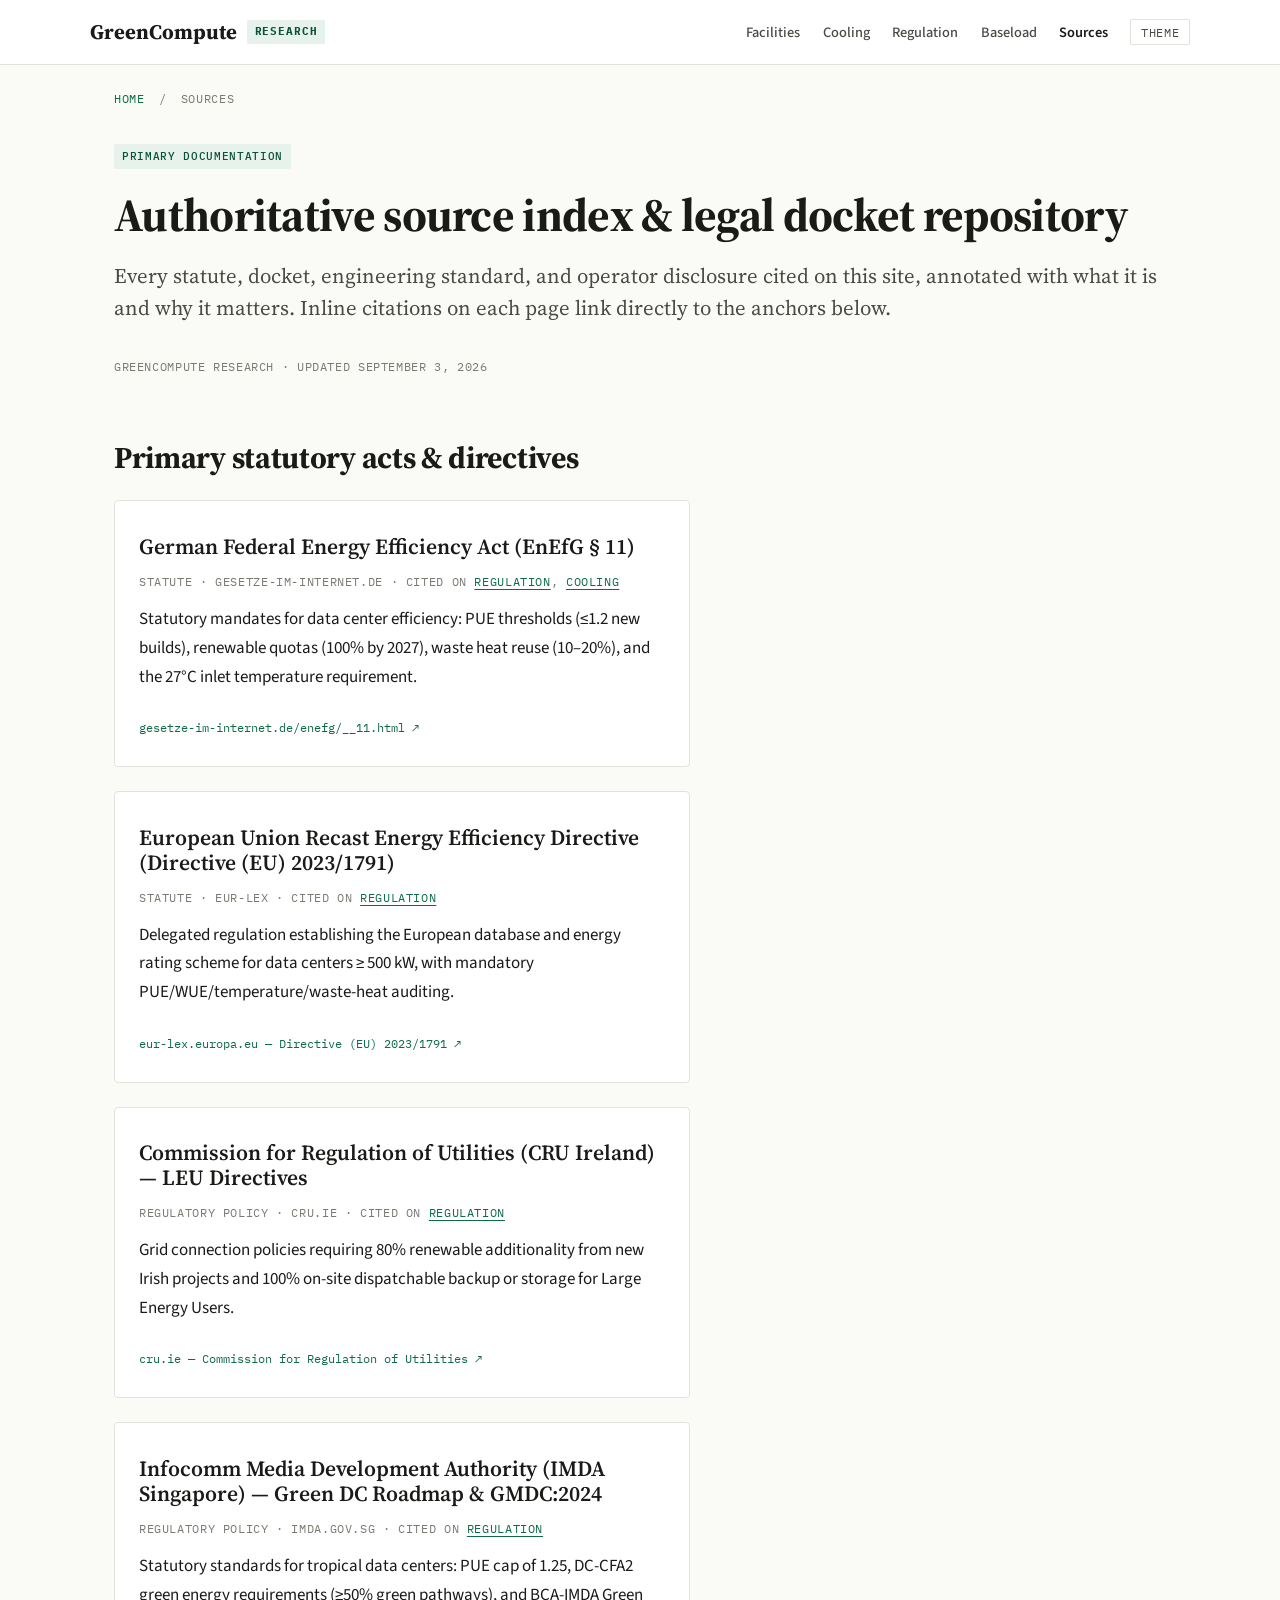
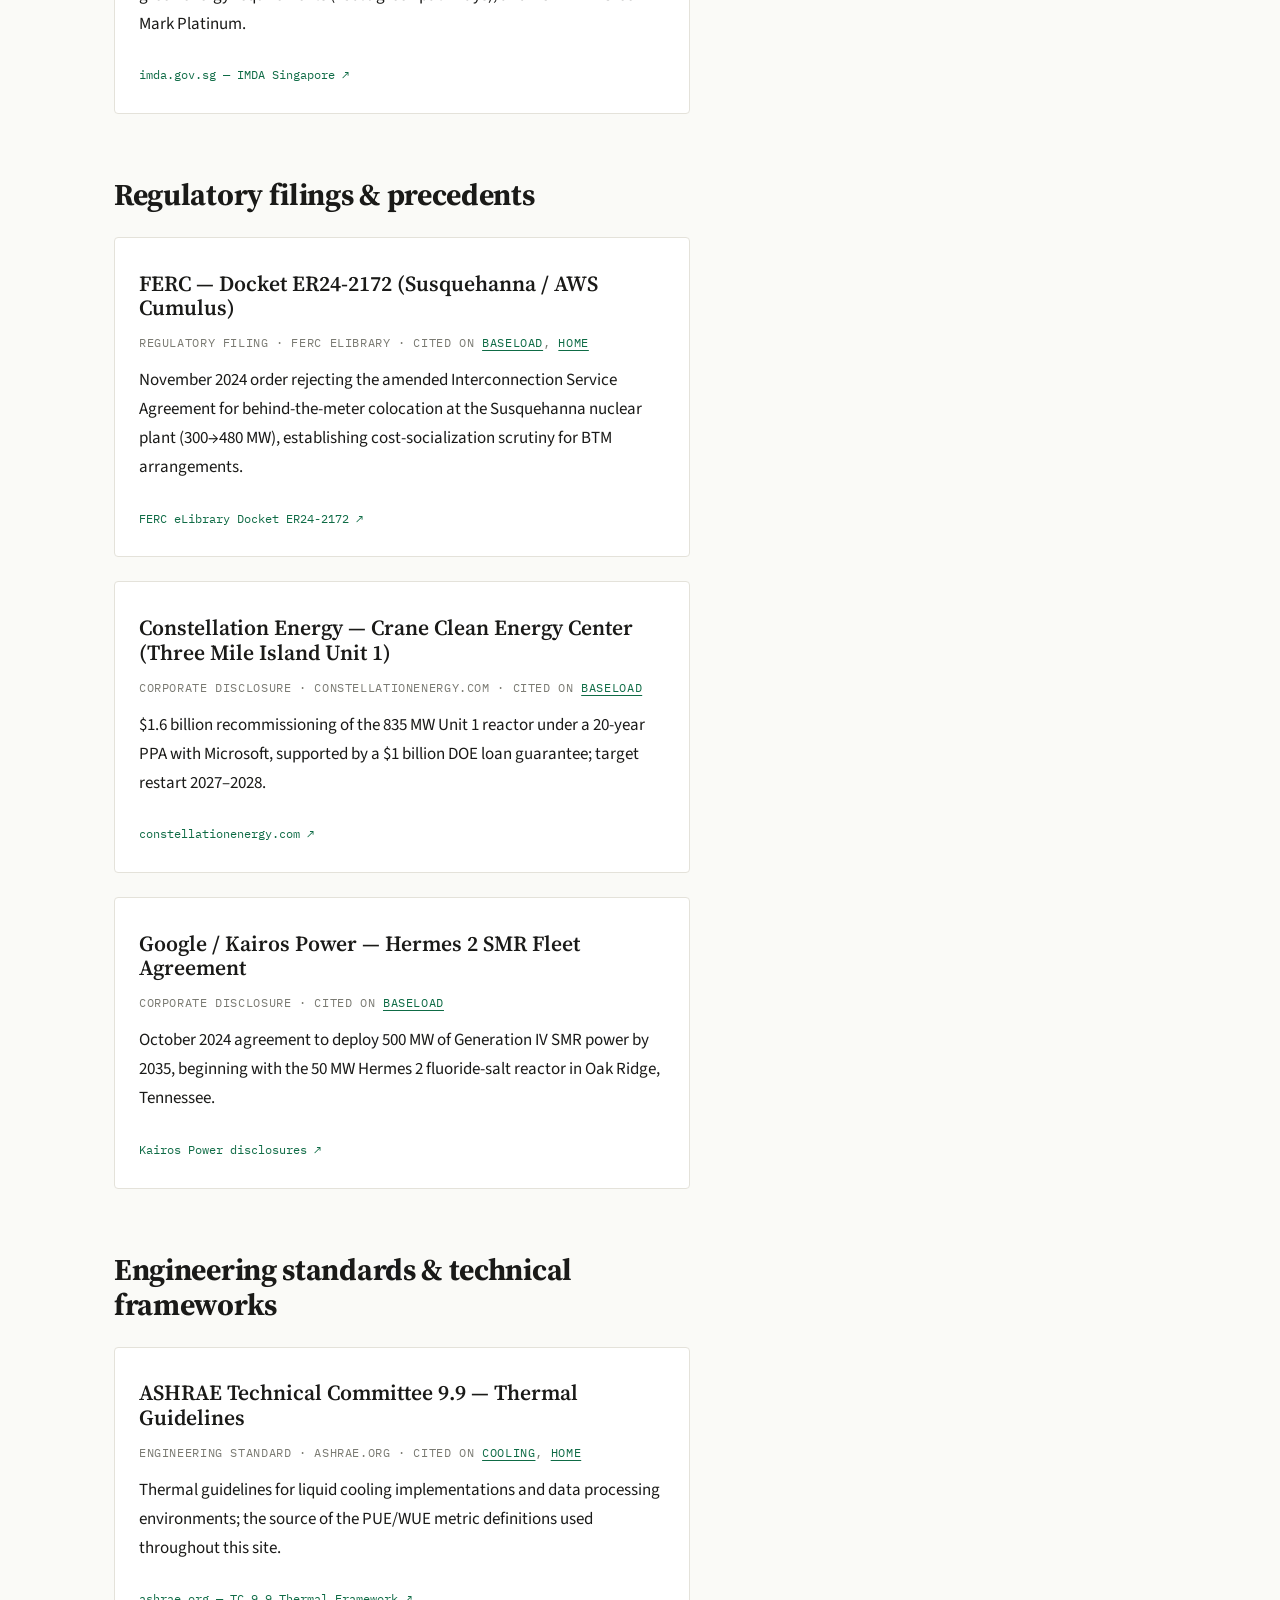
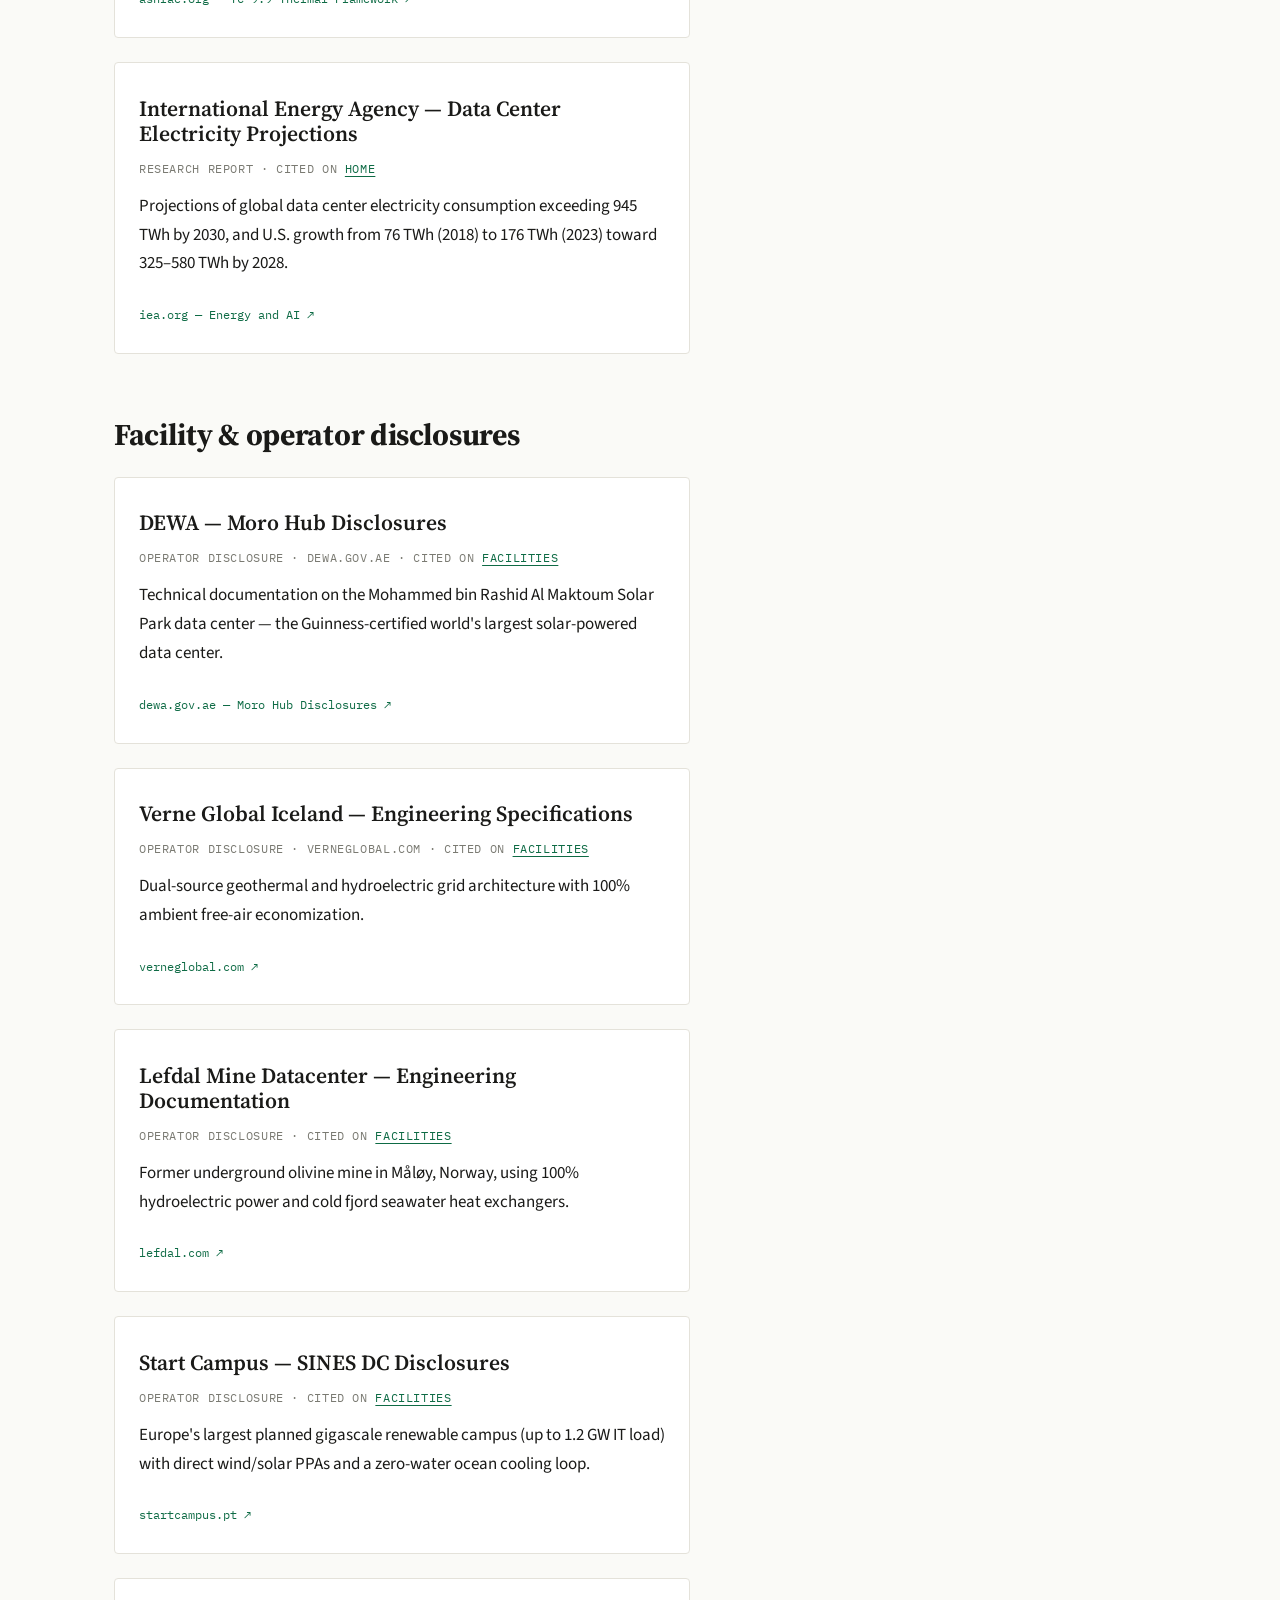
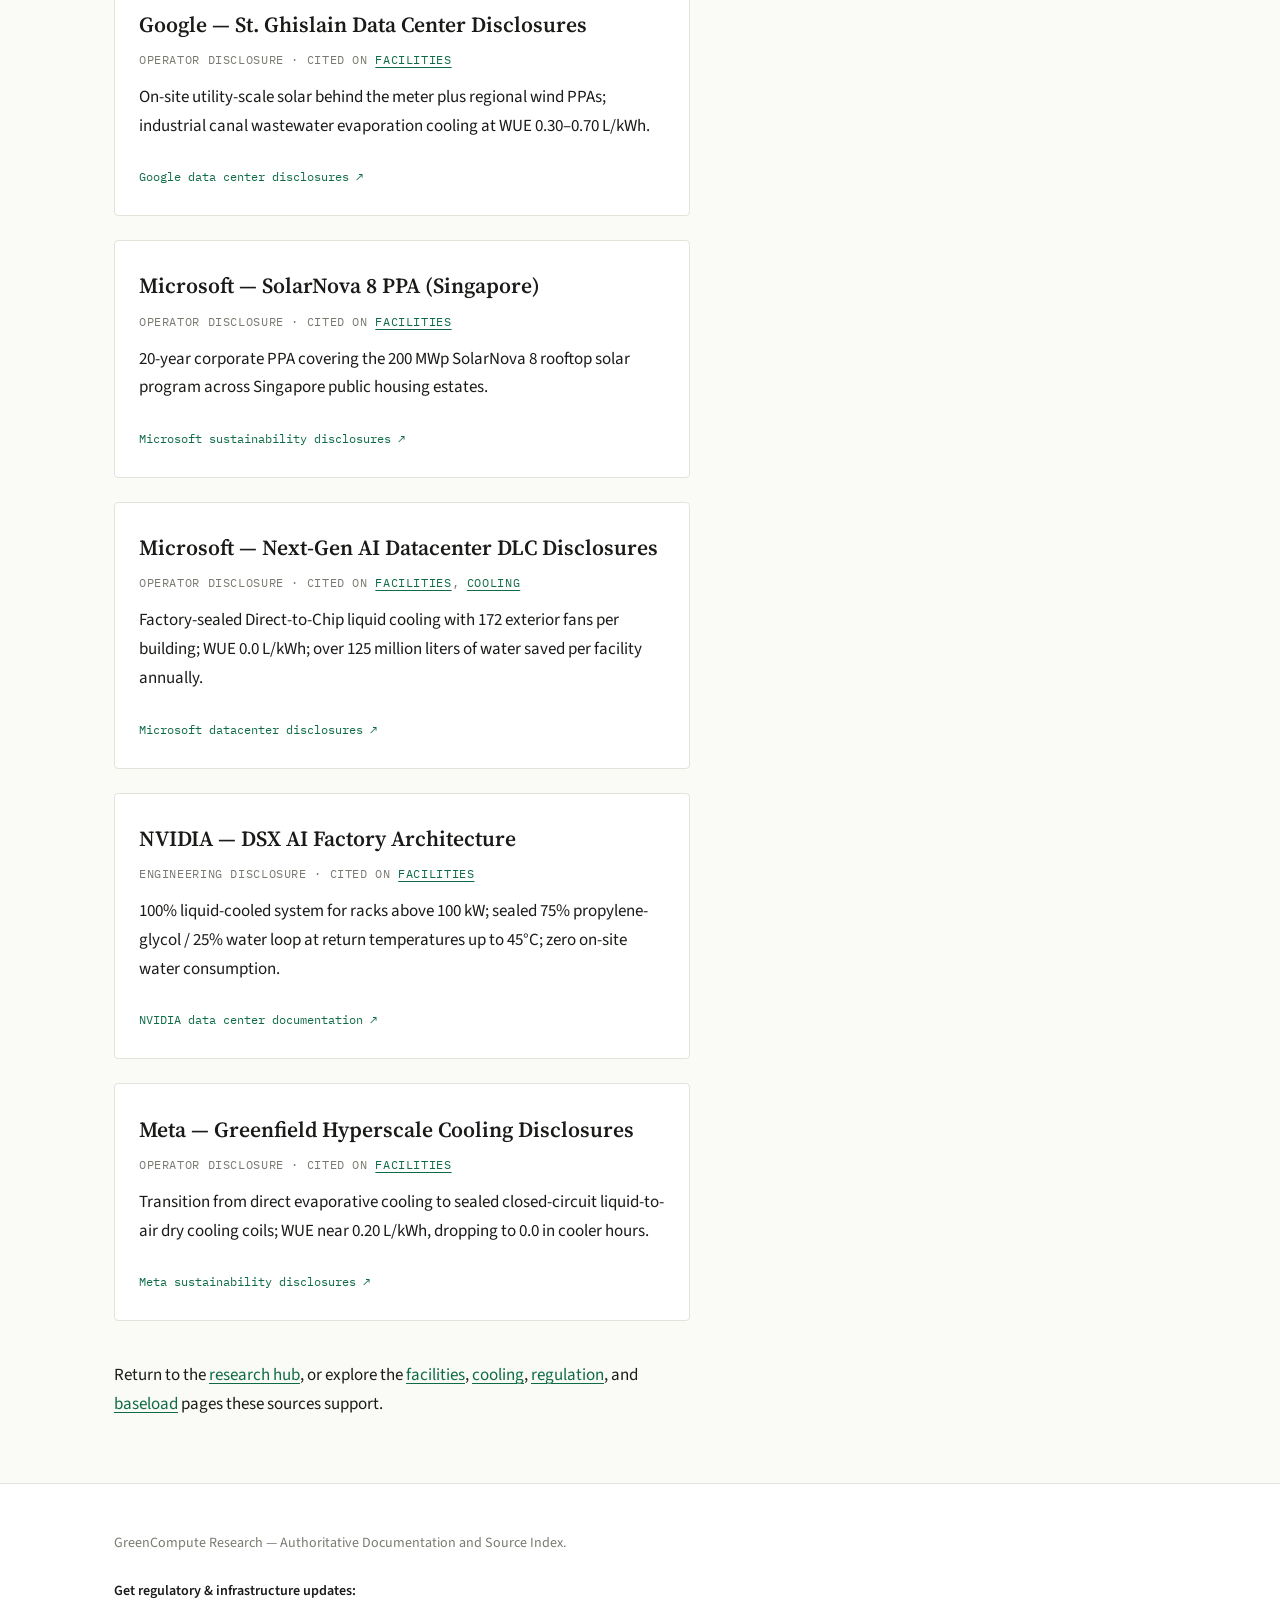
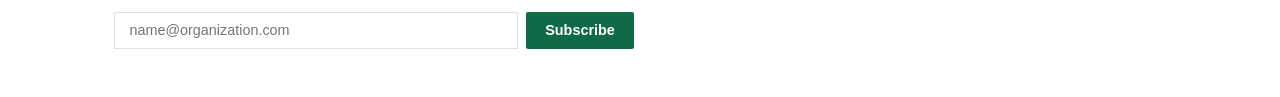
<file: site/sources.html>
<!DOCTYPE html>
<html lang="en">
<head>
  <meta charset="UTF-8">
  <meta name="viewport" content="width=device-width, initial-scale=1.0">
  <title>Source Index &amp; Regulatory Docket Repository | GreenCompute</title>
  <meta name="description" content="Annotated master bibliography of primary statutes, regulatory filings, engineering standards, and investigative news documentation cited across GreenCompute.">
  <link rel="canonical" href="https://greencompute-site.travis-097.workers.dev/sources">
  <link rel="alternate" type="application/rss+xml" title="GreenCompute Research Feed" href="/feed.xml">
  <meta property="og:type" content="article">
  <meta property="og:title" content="Source Index &amp; Regulatory Docket Repository | GreenCompute">
  <meta property="og:description" content="Annotated master bibliography of primary statutes, regulatory filings, engineering standards, and investigative news documentation.">
  <meta property="og:url" content="https://greencompute-site.travis-097.workers.dev/sources">
  <meta name="twitter:card" content="summary">
  <link rel="stylesheet" href="styles.css">
  <link rel="icon" href="/favicon.svg" type="image/svg+xml">
  <link rel="preconnect" href="https://fonts.googleapis.com">
  <link rel="preconnect" href="https://fonts.gstatic.com" crossorigin>
  <link href="https://fonts.googleapis.com/css2?family=Source+Serif+4:opsz,wght@8..60,400;8..60,600;8..60,700&family=Source+Sans+3:wght@400;500;600&family=IBM+Plex+Mono:wght@400;500&display=swap" rel="stylesheet">
  <script type="application/ld+json">
  {
    "@context": "https://schema.org",
    "@type": "CollectionPage",
    "headline": "Source Index &amp; Regulatory Docket Repository",
    "datePublished": "2026-09-02",
    "dateModified": "2026-09-03",
    "description": "Annotated master bibliography of primary statutes, regulatory filings, engineering standards, and investigative news documentation.",
    "mainEntityOfPage": "https://greencompute-site.travis-097.workers.dev/sources",
    "publisher": { "@type": "Organization", "name": "GreenCompute Research" }
  }
  </script>
  <script>
    (function(){
      const t = localStorage.getItem('theme') || (window.matchMedia('(prefers-color-scheme: dark)').matches ? 'dark' : 'light');
      document.documentElement.setAttribute('data-theme', t);
    })();
  </script>
</head>
<body>

  <header class="masthead">
    <div class="container masthead-inner">
      <a href="/" class="brand">GreenCompute <span class="brand-tag">Research</span></a>
      <nav class="main-nav">
        <ul>
          <li><a href="/facilities">Facilities</a></li>
          <li><a href="/cooling-tech">Cooling</a></li>
          <li><a href="/regulations">Regulation</a></li>
          <li><a href="/baseload-nuclear">Baseload</a></li>
          <li><a href="/sources" class="active">Sources</a></li>
          <li><button class="theme-toggle-btn" id="theme-btn" aria-label="Toggle Theme">Theme</button></li>
        </ul>
      </nav>
    </div>
  </header>

  <main class="container">
    <nav class="breadcrumbs" aria-label="Breadcrumb"><a href="/">Home</a> <span class="sep">/</span> Sources</nav>

    <section style="margin-top: 2rem;">
      <span class="badge badge-green">Primary Documentation</span>
      <h1>Authoritative source index &amp; legal docket repository</h1>
      <p class="lead">Every statute, docket, engineering standard, and operator disclosure cited on this site, annotated with what it is and why it matters. Inline citations on each page link directly to the anchors below.</p>
      <p class="byline">GreenCompute Research · Updated <time datetime="2026-09-03">September 3, 2026</time></p>
    </section>

    <div class="prose">
      <h2>Primary statutory acts &amp; directives</h2>

      <div class="card" id="enefg">
        <h3>German Federal Energy Efficiency Act (EnEfG § 11)</h3>
        <p class="card-meta">Statute · gesetze-im-internet.de · cited on <a href="/regulations#germany">Regulation</a>, <a href="/cooling-tech">Cooling</a></p>
        <p>Statutory mandates for data center efficiency: PUE thresholds (≤1.2 new builds), renewable quotas (100% by 2027), waste heat reuse (10–20%), and the 27°C inlet temperature requirement.</p>
        <p><a class="source-ref" href="https://www.gesetze-im-internet.de/enefg/__11.html" target="_blank" rel="noopener">gesetze-im-internet.de/enefg/__11.html ↗</a></p>
      </div>

      <div class="card" id="eu-eed">
        <h3>European Union Recast Energy Efficiency Directive (Directive (EU) 2023/1791)</h3>
        <p class="card-meta">Statute · EUR-Lex · cited on <a href="/regulations#eu">Regulation</a></p>
        <p>Delegated regulation establishing the European database and energy rating scheme for data centers ≥ 500 kW, with mandatory PUE/WUE/temperature/waste-heat auditing.</p>
        <p><a class="source-ref" href="https://eur-lex.europa.eu/legal-content/EN/TXT/?uri=CELEX:32023L1791" target="_blank" rel="noopener">eur-lex.europa.eu — Directive (EU) 2023/1791 ↗</a></p>
      </div>

      <div class="card" id="cru-ireland">
        <h3>Commission for Regulation of Utilities (CRU Ireland) — LEU Directives</h3>
        <p class="card-meta">Regulatory policy · cru.ie · cited on <a href="/regulations#ireland">Regulation</a></p>
        <p>Grid connection policies requiring 80% renewable additionality from new Irish projects and 100% on-site dispatchable backup or storage for Large Energy Users.</p>
        <p><a class="source-ref" href="https://www.cru.ie" target="_blank" rel="noopener">cru.ie — Commission for Regulation of Utilities ↗</a></p>
      </div>

      <div class="card" id="imda-singapore">
        <h3>Infocomm Media Development Authority (IMDA Singapore) — Green DC Roadmap &amp; GMDC:2024</h3>
        <p class="card-meta">Regulatory policy · imda.gov.sg · cited on <a href="/regulations#singapore">Regulation</a></p>
        <p>Statutory standards for tropical data centers: PUE cap of 1.25, DC-CFA2 green energy requirements (≥50% green pathways), and BCA-IMDA Green Mark Platinum.</p>
        <p><a class="source-ref" href="https://www.imda.gov.sg" target="_blank" rel="noopener">imda.gov.sg — IMDA Singapore ↗</a></p>
      </div>

      <h2>Regulatory filings &amp; precedents</h2>

      <div class="card" id="ferc-susquehanna">
        <h3>FERC — Docket ER24-2172 (Susquehanna / AWS Cumulus)</h3>
        <p class="card-meta">Regulatory filing · FERC eLibrary · cited on <a href="/baseload-nuclear">Baseload</a>, <a href="/">Home</a></p>
        <p>November 2024 order rejecting the amended Interconnection Service Agreement for behind-the-meter colocation at the Susquehanna nuclear plant (300→480 MW), establishing cost-socialization scrutiny for BTM arrangements.</p>
        <p><a class="source-ref" href="https://elibrary.ferc.gov/eLibrary/search" target="_blank" rel="noopener">FERC eLibrary Docket ER24-2172 ↗</a></p>
      </div>

      <div class="card" id="crane">
        <h3>Constellation Energy — Crane Clean Energy Center (Three Mile Island Unit 1)</h3>
        <p class="card-meta">Corporate disclosure · constellationenergy.com · cited on <a href="/baseload-nuclear">Baseload</a></p>
        <p>$1.6 billion recommissioning of the 835 MW Unit 1 reactor under a 20-year PPA with Microsoft, supported by a $1 billion DOE loan guarantee; target restart 2027–2028.</p>
        <p><a class="source-ref" href="https://www.constellationenergy.com" target="_blank" rel="noopener">constellationenergy.com ↗</a></p>
      </div>

      <div class="card" id="kairos">
        <h3>Google / Kairos Power — Hermes 2 SMR Fleet Agreement</h3>
        <p class="card-meta">Corporate disclosure · cited on <a href="/baseload-nuclear">Baseload</a></p>
        <p>October 2024 agreement to deploy 500 MW of Generation IV SMR power by 2035, beginning with the 50 MW Hermes 2 fluoride-salt reactor in Oak Ridge, Tennessee.</p>
        <p><a class="source-ref" href="https://www.constellationenergy.com" target="_blank" rel="noopener">Kairos Power disclosures ↗</a></p>
      </div>

      <h2>Engineering standards &amp; technical frameworks</h2>

      <div class="card" id="ashrae">
        <h3>ASHRAE Technical Committee 9.9 — Thermal Guidelines</h3>
        <p class="card-meta">Engineering standard · ashrae.org · cited on <a href="/cooling-tech">Cooling</a>, <a href="/">Home</a></p>
        <p>Thermal guidelines for liquid cooling implementations and data processing environments; the source of the PUE/WUE metric definitions used throughout this site.</p>
        <p><a class="source-ref" href="https://www.ashrae.org/technical-resources/ai-data-center-framework/energy-and-thermal-efficiency" target="_blank" rel="noopener">ashrae.org — TC 9.9 Thermal Framework ↗</a></p>
      </div>

      <div class="card" id="iea">
        <h3>International Energy Agency — Data Center Electricity Projections</h3>
        <p class="card-meta">Research report · cited on <a href="/">Home</a></p>
        <p>Projections of global data center electricity consumption exceeding 945 TWh by 2030, and U.S. growth from 76 TWh (2018) to 176 TWh (2023) toward 325–580 TWh by 2028.</p>
        <p><a class="source-ref" href="https://www.iea.org" target="_blank" rel="noopener">iea.org — Energy and AI ↗</a></p>
      </div>

      <h2>Facility &amp; operator disclosures</h2>

      <div class="card" id="moro-hub">
        <h3>DEWA — Moro Hub Disclosures</h3>
        <p class="card-meta">Operator disclosure · dewa.gov.ae · cited on <a href="/facilities#moro-hub">Facilities</a></p>
        <p>Technical documentation on the Mohammed bin Rashid Al Maktoum Solar Park data center — the Guinness-certified world's largest solar-powered data center.</p>
        <p><a class="source-ref" href="https://www.dewa.gov.ae" target="_blank" rel="noopener">dewa.gov.ae — Moro Hub Disclosures ↗</a></p>
      </div>

      <div class="card" id="verne-global">
        <h3>Verne Global Iceland — Engineering Specifications</h3>
        <p class="card-meta">Operator disclosure · verneglobal.com · cited on <a href="/facilities#verne-global">Facilities</a></p>
        <p>Dual-source geothermal and hydroelectric grid architecture with 100% ambient free-air economization.</p>
        <p><a class="source-ref" href="https://verneglobal.com" target="_blank" rel="noopener">verneglobal.com ↗</a></p>
      </div>

      <div class="card" id="lefdal">
        <h3>Lefdal Mine Datacenter — Engineering Documentation</h3>
        <p class="card-meta">Operator disclosure · cited on <a href="/facilities#lefdal">Facilities</a></p>
        <p>Former underground olivine mine in Måløy, Norway, using 100% hydroelectric power and cold fjord seawater heat exchangers.</p>
        <p><a class="source-ref" href="https://www.lefdal.com" target="_blank" rel="noopener">lefdal.com ↗</a></p>
      </div>

      <div class="card" id="sines">
        <h3>Start Campus — SINES DC Disclosures</h3>
        <p class="card-meta">Operator disclosure · cited on <a href="/facilities#sines">Facilities</a></p>
        <p>Europe's largest planned gigascale renewable campus (up to 1.2 GW IT load) with direct wind/solar PPAs and a zero-water ocean cooling loop.</p>
        <p><a class="source-ref" href="https://www.startcampus.pt" target="_blank" rel="noopener">startcampus.pt ↗</a></p>
      </div>

      <div class="card" id="st-ghislain">
        <h3>Google — St. Ghislain Data Center Disclosures</h3>
        <p class="card-meta">Operator disclosure · cited on <a href="/facilities#st-ghislain">Facilities</a></p>
        <p>On-site utility-scale solar behind the meter plus regional wind PPAs; industrial canal wastewater evaporation cooling at WUE 0.30–0.70 L/kWh.</p>
        <p><a class="source-ref" href="https://www.google.com/about/datacenters" target="_blank" rel="noopener">Google data center disclosures ↗</a></p>
      </div>

      <div class="card" id="solarnova">
        <h3>Microsoft — SolarNova 8 PPA (Singapore)</h3>
        <p class="card-meta">Operator disclosure · cited on <a href="/facilities#solarnova">Facilities</a></p>
        <p>20-year corporate PPA covering the 200 MWp SolarNova 8 rooftop solar program across Singapore public housing estates.</p>
        <p><a class="source-ref" href="https://www.microsoft.com/corporate-responsibility" target="_blank" rel="noopener">Microsoft sustainability disclosures ↗</a></p>
      </div>

      <div class="card" id="microsoft-dlc">
        <h3>Microsoft — Next-Gen AI Datacenter DLC Disclosures</h3>
        <p class="card-meta">Operator disclosure · cited on <a href="/facilities#microsoft-dlc">Facilities</a>, <a href="/cooling-tech">Cooling</a></p>
        <p>Factory-sealed Direct-to-Chip liquid cooling with 172 exterior fans per building; WUE 0.0 L/kWh; over 125 million liters of water saved per facility annually.</p>
        <p><a class="source-ref" href="https://www.microsoft.com/corporate-responsibility" target="_blank" rel="noopener">Microsoft datacenter disclosures ↗</a></p>
      </div>

      <div class="card" id="nvidia-dsx">
        <h3>NVIDIA — DSX AI Factory Architecture</h3>
        <p class="card-meta">Engineering disclosure · cited on <a href="/facilities#nvidia-dsx">Facilities</a></p>
        <p>100% liquid-cooled system for racks above 100 kW; sealed 75% propylene-glycol / 25% water loop at return temperatures up to 45°C; zero on-site water consumption.</p>
        <p><a class="source-ref" href="https://www.nvidia.com/en-us/data-center" target="_blank" rel="noopener">NVIDIA data center documentation ↗</a></p>
      </div>

      <div class="card" id="meta">
        <h3>Meta — Greenfield Hyperscale Cooling Disclosures</h3>
        <p class="card-meta">Operator disclosure · cited on <a href="/facilities#meta">Facilities</a></p>
        <p>Transition from direct evaporative cooling to sealed closed-circuit liquid-to-air dry cooling coils; WUE near 0.20 L/kWh, dropping to 0.0 in cooler hours.</p>
        <p><a class="source-ref" href="https://sustainability.fb.com" target="_blank" rel="noopener">Meta sustainability disclosures ↗</a></p>
      </div>

      <p style="margin-top: 2.5rem;">Return to the <a href="/">research hub</a>, or explore the <a href="/facilities">facilities</a>, <a href="/cooling-tech">cooling</a>, <a href="/regulations">regulation</a>, and <a href="/baseload-nuclear">baseload</a> pages these sources support.</p>
    </div>
  </main>

  <footer class="mastfoot">
    <div class="container">
      <p>GreenCompute Research — Authoritative Documentation and Source Index.</p>
      <form class="footer-signup" action="/api/subscribe" method="post">
        <label for="src-footer-email">Get regulatory &amp; infrastructure updates:</label>
        <span class="footer-signup-flex">
          <input type="hidden" name="source" value="sources_footer">
          <input type="email" id="src-footer-email" name="email" class="signup-input" placeholder="name@organization.com" required>
          <button type="submit" class="signup-btn">Subscribe</button>
        </span>
        <small class="footer-msg" style="display: none;"></small>
      </form>
    </div>
  </footer>

  <script>
    document.getElementById('theme-btn').addEventListener('click', () => {
      const next = document.documentElement.getAttribute('data-theme') === 'dark' ? 'light' : 'dark';
      document.documentElement.setAttribute('data-theme', next);
      localStorage.setItem('theme', next);
    });
  </script>
  <script src="newsletter.js"></script>
</body>
</html>
</file>
<file: site/styles.css>
/* ============================================================
   GreenCompute Editorial — design system
   Warm paper palette · serif display · humanist sans · mono figures
   Hairline rules, one green accent, editorial grid. No gradients,
   no glassmorphism, no icon-topper cards. Reads like CarbonPlan /
   Our World in Data, not an AI template.
   ============================================================ */

:root {
  /* Palette (light) */
  --paper: #FAFAF7;
  --surface: #FFFFFF;
  --ink: #1A1A18;
  --ink-soft: #4A4A45;
  --ink-muted: #7A7A72;
  --rule: #E4E2DA;
  --accent: #0E6B45;
  --accent-deep: #0A5236;
  --accent-soft: #E7F2EC;
  --warn: #9A6B00;
  --warn-soft: #F7EFDC;
  --cool: #1F4E79;
  --cool-soft: #E8F0F7;
  --danger: #A33A2A;
  --danger-soft: #F8E9E6;

  /* Type */
  --font-display: "Source Serif 4", "Charter", Georgia, serif;
  --font-body: "Source Sans 3", -apple-system, "Segoe UI", Roboto, sans-serif;
  --font-mono: "IBM Plex Mono", ui-monospace, "SF Mono", Menlo, monospace;

  /* Spacing */
  --sp-xs: 4px;
  --sp-sm: 8px;
  --sp-md: 16px;
  --sp-lg: 24px;
  --sp-xl: 40px;
  --sp-xxl: 64px;
  --sp-section: 88px;

  /* Radii */
  --r-sm: 2px;
  --r-md: 4px;
  --r-lg: 8px;
}

[data-theme="dark"] {
  --paper: #121210;
  --surface: #1B1B18;
  --ink: #F2F1EC;
  --ink-soft: #B8B7AE;
  --ink-muted: #8A8A80;
  --rule: #2E2E29;
  --accent: #4CC38A;
  --accent-deep: #6FD6A4;
  --accent-soft: #12301F;
  --warn: #E0B34C;
  --warn-soft: #2E2410;
  --cool: #7FB0D9;
  --cool-soft: #12202E;
  --danger: #E07A6A;
  --danger-soft: #2E1410;
}

*, *::before, *::after { box-sizing: border-box; margin: 0; padding: 0; }

html { scroll-behavior: smooth; }

body {
  font-family: var(--font-body);
  background-color: var(--paper);
  color: var(--ink);
  line-height: 1.7;
  font-size: 1.0625rem;
  -webkit-font-smoothing: antialiased;
}

.container { width: 100%; max-width: 1100px; margin: 0 auto; padding: 0 1.5rem; }

/* ---------- Masthead ---------- */
header.masthead {
  border-bottom: 1px solid var(--rule);
  background-color: var(--surface);
  position: sticky; top: 0; z-index: 100;
}
.masthead-inner { display: flex; justify-content: space-between; align-items: center; padding: 0.9rem 0; gap: 1rem; flex-wrap: wrap; }
.brand { font-family: var(--font-display); font-size: 1.3rem; font-weight: 700; color: var(--ink); text-decoration: none; display: flex; align-items: center; gap: 0.6rem; }
.brand-tag { font-family: var(--font-mono); font-size: 0.66rem; text-transform: uppercase; letter-spacing: 0.08em; background: var(--accent-soft); color: var(--accent-deep); padding: 0.18rem 0.5rem; border-radius: var(--r-sm); }
[data-theme="dark"] .brand-tag { color: var(--accent); }
nav.main-nav ul { display: flex; list-style: none; gap: 1.4rem; align-items: center; flex-wrap: wrap; }
nav.main-nav a { color: var(--ink-soft); text-decoration: none; font-size: 0.9rem; font-weight: 500; }
nav.main-nav a:hover, nav.main-nav a.active { color: var(--ink); font-weight: 600; }
.theme-toggle-btn { background: var(--surface); border: 1px solid var(--rule); border-radius: var(--r-sm); color: var(--ink-soft); cursor: pointer; padding: 0.3rem 0.6rem; font-size: 0.72rem; font-family: var(--font-mono); text-transform: uppercase; letter-spacing: 0.06em; }
.theme-toggle-btn:hover { color: var(--ink); border-color: var(--ink-muted); }

/* ---------- Breadcrumbs ---------- */
.breadcrumbs { font-family: var(--font-mono); font-size: 0.72rem; text-transform: uppercase; letter-spacing: 0.06em; color: var(--ink-muted); margin: 1.5rem 0 0; }
.breadcrumbs a { color: var(--accent); text-decoration: none; }
.breadcrumbs a:hover { text-decoration: underline; }
.breadcrumbs .sep { color: var(--ink-muted); margin: 0 0.4rem; }

/* ---------- Typography ---------- */
h1, h2, h3, h4 { font-family: var(--font-display); color: var(--ink); line-height: 1.15; }
h1 { font-size: clamp(2.1rem, 4vw, 2.9rem); font-weight: 700; letter-spacing: -0.015em; margin: 1.2rem 0 1.1rem; }
h2 { font-size: 1.9rem; font-weight: 700; letter-spacing: -0.01em; margin: var(--sp-section) 0 1.1rem; }
h3 { font-size: 1.35rem; font-weight: 600; margin: 2rem 0 0.7rem; }
h4 { font-size: 1.1rem; font-weight: 600; margin: 1.5rem 0 0.5rem; }
p { margin-bottom: 1.35rem; }
.lead { font-family: var(--font-display); font-size: 1.3rem; line-height: 1.55; color: var(--ink-soft); margin-bottom: 2rem; }
.byline { font-family: var(--font-mono); font-size: 0.78rem; color: var(--ink-muted); margin-bottom: 2.5rem; text-transform: uppercase; letter-spacing: 0.05em; }
.byline strong { color: var(--ink-soft); font-weight: 600; }

/* ---------- Inline links & citations ---------- */
a { color: var(--accent); }
p a, li a, td a { text-decoration: underline; text-decoration-thickness: 1px; text-underline-offset: 3px; }
p a:hover, li a:hover, td a:hover { color: var(--accent-deep); }
.cite { font-family: var(--font-mono); font-size: 0.78rem; color: var(--ink-muted); vertical-align: super; text-decoration: none; margin-left: 1px; }
.cite:hover { color: var(--accent); text-decoration: underline; }
.source-ref { font-family: var(--font-mono); font-size: 0.78rem; color: var(--accent); text-decoration: none; white-space: nowrap; }
.source-ref:hover { text-decoration: underline; }

/* ---------- Badges ---------- */
.badge { font-family: var(--font-mono); font-size: 0.7rem; font-weight: 500; text-transform: uppercase; letter-spacing: 0.06em; padding: 3px 8px; border-radius: var(--r-sm); display: inline-block; }
.badge-green { background: var(--accent-soft); color: var(--accent-deep); }
[data-theme="dark"] .badge-green { color: var(--accent); }
.badge-amber { background: var(--warn-soft); color: var(--warn); }
.badge-blue { background: var(--cool-soft); color: var(--cool); }
.badge-red { background: var(--danger-soft); color: var(--danger); }

/* ---------- Tables ---------- */
.table-wrap { overflow-x: auto; margin: 2rem 0 2.5rem; border: 1px solid var(--rule); background: var(--surface); }
table { width: 100%; border-collapse: collapse; text-align: left; font-size: 0.95rem; }
th, td { padding: 0.8rem 1.1rem; border-bottom: 1px solid var(--rule); vertical-align: top; }
th { font-family: var(--font-mono); font-size: 0.72rem; text-transform: uppercase; letter-spacing: 0.06em; background-color: var(--paper); color: var(--ink-soft); }
tbody tr:hover { background-color: var(--paper); }
td a { color: var(--accent); }

/* ---------- Figures ---------- */
figure.media-figure { margin: 2.5rem 0; border: 1px solid var(--rule); background: var(--surface); }
figure.media-figure img { width: 100%; height: auto; max-height: 480px; object-fit: cover; display: block; background-color: var(--paper); }
figcaption.media-caption { padding: 0.8rem 1.2rem; font-size: 0.85rem; color: var(--ink-muted); border-top: 1px solid var(--rule); background: var(--surface); line-height: 1.5; }
figcaption.media-caption a { color: var(--accent); text-decoration: underline; }

/* ---------- Editorial layout ---------- */
.prose { max-width: 72ch; }
.prose h2 { margin-top: var(--sp-xxl); }
.pull-quote { font-family: var(--font-display); font-size: 1.5rem; line-height: 1.4; color: var(--ink); border-left: 3px solid var(--accent); padding: 0.5rem 0 0.5rem 1.5rem; margin: 2.5rem 0; font-style: italic; }
.pull-quote cite { display: block; font-family: var(--font-mono); font-size: 0.78rem; font-style: normal; color: var(--ink-muted); margin-top: 0.6rem; text-transform: uppercase; letter-spacing: 0.05em; }

/* ---------- Cards (facility profiles, case studies) ---------- */
.card { background: var(--surface); border: 1px solid var(--rule); border-radius: var(--r-md); padding: var(--sp-lg); margin: 1.5rem 0; }
.card h3 { margin-top: 0.6rem; }
.card .card-meta { font-family: var(--font-mono); font-size: 0.78rem; color: var(--ink-muted); margin-bottom: 0.8rem; text-transform: uppercase; letter-spacing: 0.05em; }
.card p:last-child { margin-bottom: 0; }
.card-grid { display: grid; grid-template-columns: repeat(auto-fit, minmax(320px, 1fr)); gap: 1.5rem; margin: 2rem 0; }
.card-grid .card { margin: 0; }

/* ---------- Related reading ---------- */
.related { border-top: 1px solid var(--rule); margin-top: var(--sp-section); padding-top: 2rem; }
.related h3 { font-family: var(--font-mono); font-size: 0.78rem; text-transform: uppercase; letter-spacing: 0.06em; color: var(--ink-muted); margin-bottom: 1rem; }
.related ul { list-style: none; }
.related li { margin-bottom: 0.7rem; }
.related a { color: var(--accent); text-decoration: none; font-weight: 500; }
.related a:hover { text-decoration: underline; }
.related .related-desc { display: block; font-size: 0.85rem; color: var(--ink-muted); margin-top: 0.15rem; }

/* ---------- Formula box ---------- */
.formula-container { background: var(--surface); border: 1px solid var(--rule); padding: 1.75rem; margin: 2rem 0; display: flex; flex-direction: column; gap: 1.25rem; }
.formula-row { display: flex; align-items: center; gap: 1rem; font-family: var(--font-display); font-size: 1.2rem; flex-wrap: wrap; }
.formula-name { font-weight: 700; min-width: 80px; font-family: var(--font-mono); color: var(--accent); }
.fraction { display: inline-flex; flex-direction: column; vertical-align: middle; text-align: center; padding: 0 0.5rem; }
.numerator { border-bottom: 2px solid var(--ink); padding-bottom: 4px; font-size: 1rem; }
.denominator { padding-top: 4px; font-size: 1rem; }

/* ---------- Calculator ---------- */
.tool-box { border: 1px solid var(--rule); background: var(--surface); padding: 2.25rem; margin: 2.5rem 0; }
.slider-unit { margin-bottom: 1.5rem; }
.slider-unit label { display: flex; justify-content: space-between; font-family: var(--font-mono); font-size: 0.9rem; margin-bottom: 0.5rem; font-weight: 600; }
input[type="range"] { width: 100%; accent-color: var(--accent); }
.tool-metrics { display: grid; grid-template-columns: repeat(auto-fit, minmax(200px, 1fr)); gap: 1.25rem; border-top: 1px solid var(--rule); padding-top: 1.5rem; margin-top: 1.5rem; }
.metric-card { background: var(--paper); padding: 1.25rem; border-left: 2px solid var(--accent); }
.metric-num { font-family: var(--font-mono); font-size: 1.85rem; font-weight: 700; color: var(--ink); display: block; }
.metric-desc { font-size: 0.85rem; color: var(--ink-muted); }

/* ---------- Search ---------- */
.search-input { width: 100%; padding: 0.85rem 1.25rem; border: 1px solid var(--rule); border-radius: var(--r-md); background: var(--surface); color: var(--ink); font-size: 1rem; margin: 1.5rem 0; font-family: var(--font-body); }
.search-input:focus { outline: 2px solid var(--accent); outline-offset: 1px; border-color: transparent; }

/* ---------- Newsletter ---------- */
.signup-box { background: var(--surface); border: 1px solid var(--rule); padding: 2.5rem; margin: 3.5rem 0; }
.signup-flex { display: flex; gap: 0.5rem; max-width: 520px; margin-top: 1.25rem; flex-wrap: wrap; }
.signup-input { flex-grow: 1; padding: 0.75rem 1rem; border: 1px solid var(--rule); background: var(--surface); color: var(--ink); font-size: 0.95rem; min-width: 200px; }
.signup-input:focus { outline: 2px solid var(--accent); outline-offset: 1px; border-color: transparent; }
.signup-btn { padding: 0.75rem 1.5rem; background: var(--accent); color: #fff; border: none; font-weight: 600; cursor: pointer; font-size: 0.95rem; border-radius: var(--r-sm); }
.signup-btn:hover { background: var(--accent-deep); }
[data-theme="dark"] .signup-btn { color: #0A0A08; }

footer.mastfoot { border-top: 1px solid var(--rule); background: var(--surface); padding: 3rem 0; margin-top: 4rem; font-size: 0.88rem; color: var(--ink-muted); }
.footer-signup { margin-top: 1.5rem; max-width: 520px; }
.footer-signup label { display: block; margin-bottom: 0.5rem; color: var(--ink); font-weight: 600; }
.footer-signup-flex { display: flex; gap: 0.5rem; flex-wrap: wrap; }
.footer-signup .signup-input { flex-grow: 1; padding: 0.6rem 0.9rem; border: 1px solid var(--rule); background: var(--surface); color: var(--ink); font-size: 0.9rem; min-width: 200px; }
.footer-signup .signup-btn { padding: 0.6rem 1.2rem; background: var(--accent); color: #fff; border: none; font-weight: 600; cursor: pointer; font-size: 0.9rem; border-radius: var(--r-sm); }
.footer-signup .signup-btn:hover { background: var(--accent-deep); }
[data-theme="dark"] .footer-signup .signup-btn { color: #0A0A08; }
.footer-msg { display: block; margin-top: 0.6rem; font-family: var(--font-mono); font-size: 0.8rem; }

/* ---------- 404 ---------- */
.notfound { text-align: left; padding: 4rem 0; }
.notfound h1 { font-size: 3rem; }

/* ---------- Responsive ---------- */
@media (max-width: 768px) {
  .masthead-inner { flex-direction: column; align-items: flex-start; }
  nav.main-nav ul { gap: 0.9rem; }
  h1 { font-size: 2rem; }
  h2 { font-size: 1.6rem; }
  .card-grid { grid-template-columns: 1fr; }
  .pull-quote { font-size: 1.25rem; }
}
</file>
